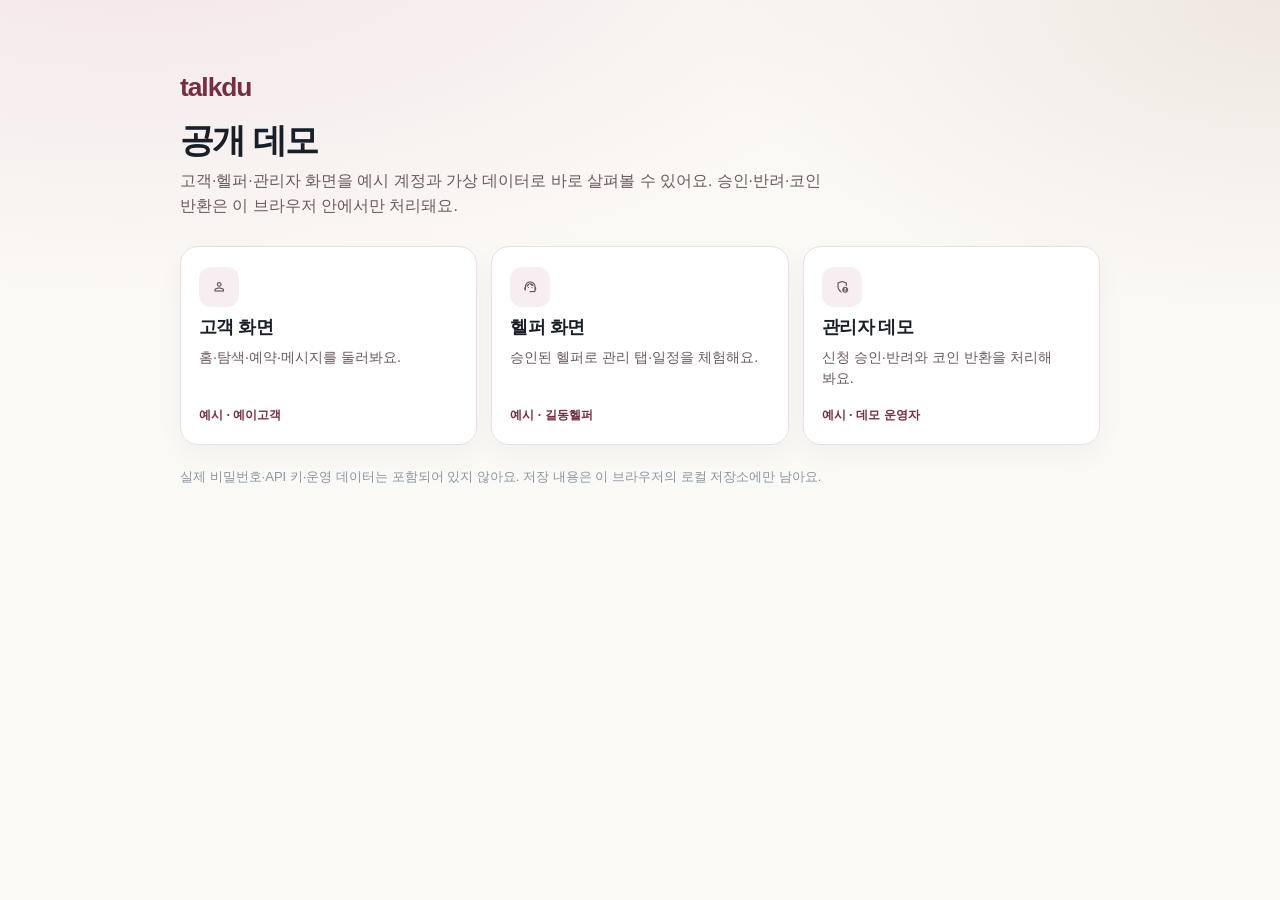
<file: index.html>
<!doctype html>
<html lang="ko">
<head>
  <meta charset="utf-8">
  <meta name="viewport" content="width=device-width, initial-scale=1, viewport-fit=cover">
  <meta name="description" content="톡듀 공개 데모 — 고객·헬퍼·관리자 화면을 예시 데이터로 둘러보세요.">
  <meta name="theme-color" content="#ffffff">
  <title>톡듀 데모 | 고객 · 헬퍼 · 관리자</title>
  <link rel="stylesheet" href="https://fonts.googleapis.com/css2?family=Material+Symbols+Outlined:opsz,wght,FILL,GRAD@24,400,0..1,0&display=swap">
  <link rel="stylesheet" href="./style.css?v=demo3">
</head>
<body class="demo-hub-body">
  <main class="demo-hub">
    <p class="wordmark demo-hub-wordmark">talkdu</p>
    <h1 class="demo-hub-title">공개 데모</h1>
    <p class="demo-hub-lead">고객·헬퍼·관리자 화면을 예시 계정과 가상 데이터로 바로 살펴볼 수 있어요. 승인·반려·코인 반환은 이 브라우저 안에서만 처리돼요.</p>

    <div class="demo-hub-grid" role="navigation" aria-label="데모 화면 선택">
      <a class="demo-hub-card" href="./home.html?demo=customer">
        <span class="material-symbols-outlined demo-hub-ico" aria-hidden="true">person</span>
        <strong>고객 화면</strong>
        <span>홈·탐색·예약·메시지를 둘러봐요.</span>
        <em>예시 · 예이고객</em>
      </a>
      <a class="demo-hub-card" href="./home.html?demo=helper">
        <span class="material-symbols-outlined demo-hub-ico" aria-hidden="true">support_agent</span>
        <strong>헬퍼 화면</strong>
        <span>승인된 헬퍼로 관리 탭·일정을 체험해요.</span>
        <em>예시 · 길동헬퍼</em>
      </a>
      <a class="demo-hub-card" href="./admin/index.html?demo=admin#applications">
        <span class="material-symbols-outlined demo-hub-ico" aria-hidden="true">admin_panel_settings</span>
        <strong>관리자 데모</strong>
        <span>신청 승인·반려와 코인 반환을 처리해 봐요.</span>
        <em>예시 · 데모 운영자</em>
      </a>
    </div>

    <p class="note demo-hub-note">실제 비밀번호·API 키·운영 데이터는 포함되어 있지 않아요. 저장 내용은 이 브라우저의 로컬 저장소에만 남아요.</p>
  </main>
</body>
</html>
</file>
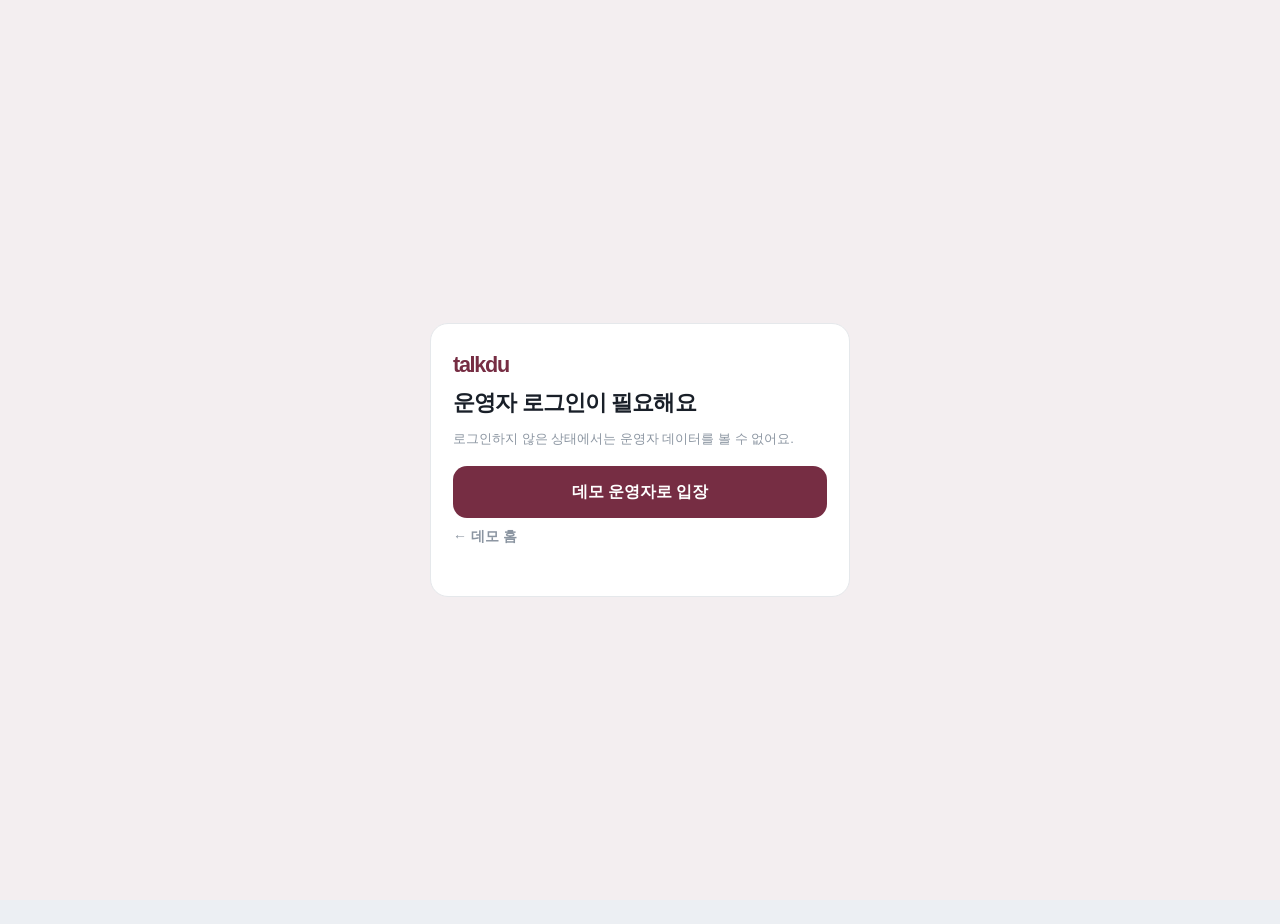
<file: admin/index.html>
<!doctype html>
<html lang="ko">
<head>
  <meta charset="utf-8">
  <meta name="viewport" content="width=device-width, initial-scale=1, viewport-fit=cover">
  <title>톡듀 운영자 데모</title>
  <link rel="stylesheet" href="../style.css?v=demo3">
  <link rel="stylesheet" href="./admin.css?v=demo3">
  <script defer src="../admin-shared.js?v=demo3"></script>
  <script defer src="../admin-ops.js?v=demo3"></script>
  <script defer src="../demo-boot.js?v=demo3"></script>
  <script defer src="./admin.js?v=demo3"></script>
</head>
<body class="admin-body" data-admin-page="app">
  <div class="admin-desktop" id="admin-app" hidden>
    <aside class="admin-sidebar" aria-label="운영 메뉴">
      <div class="admin-sidebar-brand">
        <p class="wordmark">talkdu</p>
        <p class="admin-sidebar-sub">운영자 데모</p>
      </div>
      <nav class="admin-side-nav" id="admin-side-nav"></nav>
    </aside>
    <div class="admin-desktop-main">
      <header class="admin-topbar">
        <div>
          <h1 class="admin-topbar-title" id="admin-top-title">운영 홈</h1>
          <p class="admin-topbar-note" id="admin-top-note">처리할 항목과 바로가기</p>
        </div>
        <div class="admin-topbar-right">
          <span class="admin-account" id="admin-account-label">운영자</span>
          <a class="btn-text" href="../index.html">데모 홈</a>
          <button type="button" class="btn-text" id="admin-logout">로그아웃</button>
        </div>
      </header>
      <main class="admin-content" id="admin-main"></main>
    </div>
  </div>

  <div class="admin-shell admin-shell-login" id="admin-gate" hidden>
    <main class="admin-login-card">
      <p class="wordmark">talkdu</p>
      <h1 class="admin-title" id="admin-gate-title">운영자 데모</h1>
      <p class="note" id="admin-gate-body">예시 운영자로 바로 입장할 수 있어요. 승인·반려·코인 반환은 이 브라우저 로컬 저장소에만 반영돼요.</p>
      <div class="admin-actions">
        <button type="button" class="btn-primary" id="admin-demo-enter">데모 운영자로 입장</button>
        <a class="btn-text" href="../index.html">← 데모 홈</a>
      </div>
    </main>
  </div>

  <div class="admin-modal" id="admin-modal" hidden>
    <div class="admin-modal-card" role="dialog" aria-modal="true" aria-labelledby="admin-modal-title">
      <h2 id="admin-modal-title">확인</h2>
      <div id="admin-modal-body"></div>
      <div class="admin-modal-actions">
        <button type="button" class="btn-secondary" id="admin-modal-cancel">취소</button>
        <button type="button" class="btn-primary" id="admin-modal-confirm">확인</button>
      </div>
    </div>
  </div>
</body>
</html>
</file>
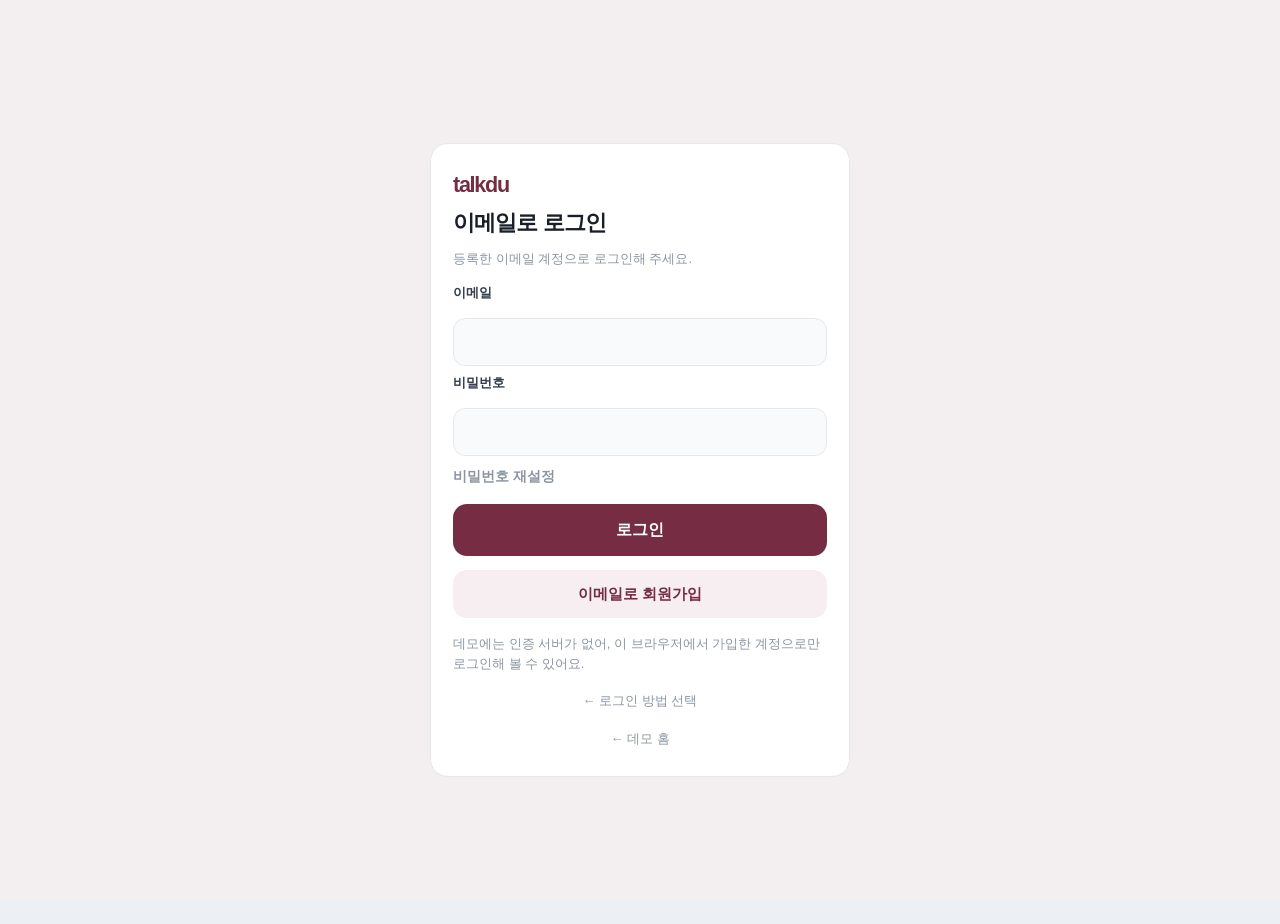
<file: email/index.html>
﻿<!doctype html>
<html lang="ko">
<head>
  <meta charset="utf-8">
  <meta name="viewport" content="width=device-width, initial-scale=1, viewport-fit=cover">
  <title>톡듀 | 이메일로 로그인</title>
  <link rel="stylesheet" href="https://fonts.googleapis.com/css2?family=Material+Symbols+Outlined:opsz,wght,FILL,GRAD@24,400,0..1,0&display=swap">
  <link rel="stylesheet" href="../style.css">
  <link rel="stylesheet" href="./admin-shell.css">
  <link rel="stylesheet" href="./email.css">
  <script defer src="../admin-shared.js"></script>
  <script defer src="./email.js"></script>
</head>
<body class="admin-body email-body">
  <div class="admin-shell admin-shell-login">
    <main class="admin-login-card email-card" id="email-card">
      <p class="wordmark">talkdu</p>
      <div id="email-panel"></div>
    </main>
  </div>
</body>
</html>
</file>
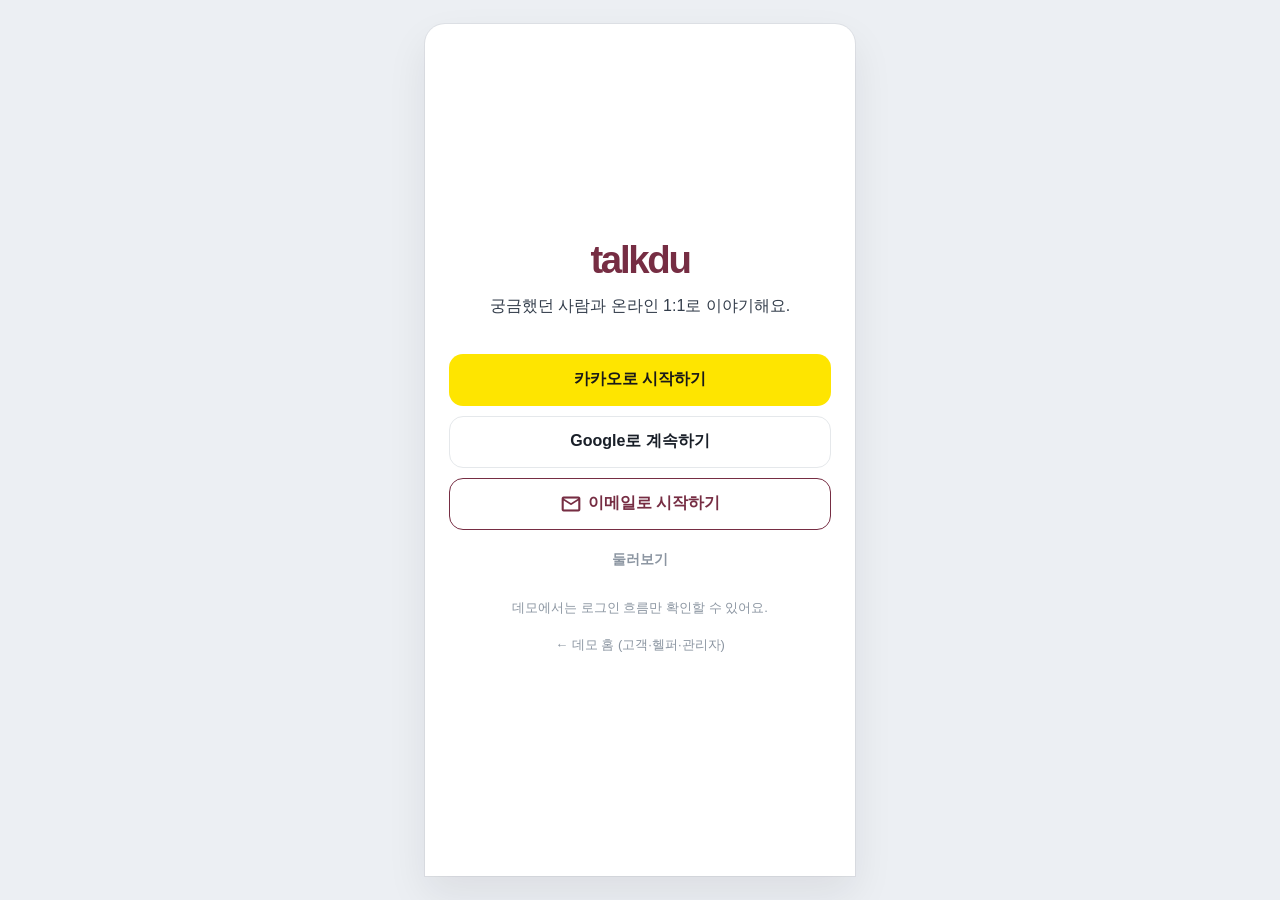
<file: home.html>
<!doctype html>
<html lang="ko">
<head>
  <meta charset="utf-8">
  <meta name="viewport" content="width=device-width, initial-scale=1, viewport-fit=cover">
  <meta name="description" content="궁금한 일을 하는 사람, 취향이 통하는 사람과 온라인에서 1:1로 대화해요.">
  <meta name="theme-color" content="#ffffff">
  <title>톡듀 | 궁금했던 사람과 온라인 1:1 대화</title>
  <link rel="stylesheet" href="https://fonts.googleapis.com/css2?family=Material+Symbols+Outlined:opsz,wght,FILL,GRAD@24,400,0..1,0&display=swap">
  <link rel="stylesheet" href="./style.css?v=demo3">
  <script defer src="./admin-shared.js?v=demo3"></script>
  <script defer src="./admin-ops.js?v=demo3"></script>
  <script defer src="./demo-boot.js?v=demo3"></script>
  <script defer src="./app.js?v=demo3"></script>
</head>
<body>
  <div class="app" id="app">
    <!-- LOGIN -->
    <div class="view view-stack" id="login-view" hidden>
      <main class="stack-main login-main" id="login-main">
        <p class="wordmark login-wordmark">talkdu</p>
        <p class="login-lead">궁금했던 사람과 온라인 1:1로 이야기해요.</p>
        <div class="login-actions">
          <button type="button" class="btn-login btn-kakao" data-login="kakao">카카오로 시작하기</button>
          <button type="button" class="btn-login btn-google" data-login="google">Google로 계속하기</button>
          <button type="button" class="btn-login btn-apple" data-login="apple" hidden>Apple로 로그인</button>
          <a class="btn-login btn-email" href="./email/index.html" data-login="email">
            <span class="material-symbols-outlined" aria-hidden="true">mail</span>
            이메일로 시작하기
          </a>
          <button type="button" class="btn-text" data-login="browse">둘러보기</button>
        </div>
        <p class="note login-note">데모에서는 로그인 흐름만 확인할 수 있어요.</p>
        <p class="note login-note"><a href="./index.html">← 데모 홈 (고객·헬퍼·관리자)</a></p>
      </main>
    </div>

    <!-- NICKNAME ONBOARDING -->
    <div class="view view-stack" id="nickname-view" hidden>
      <header class="sub-header">
        <span class="header-spacer"></span>
        <h1 class="sub-header-title">닉네임 설정</h1>
        <span class="header-spacer"></span>
      </header>
      <main class="stack-main" id="nickname-main"></main>
      <footer class="bottom-cta">
        <button type="button" class="btn-primary" id="nickname-save">시작하기</button>
      </footer>
    </div>

    <!-- HOME -->
    <div class="view view-home" id="home-view">
      <header class="top-header" id="home-header">
        <a class="wordmark" href="./index.html">talkdu</a>
        <div class="header-actions" data-auth-slot></div>
      </header>
      <main class="page-main home-main">
        <section class="hero" aria-labelledby="hero-title">
          <img class="hero-image" src="./hero.webp" alt="" fetchpriority="high">
          <div class="hero-copy">
            <p class="hero-label">온라인 1:1 대화</p>
            <h1 id="hero-title">궁금했던 사람과<br>이야기해요.</h1>
          </div>
        </section>
        <section class="category-section" id="categories" aria-label="대화 카테고리">
          <h2 class="section-title category-section-title" id="category-title">카테고리</h2>
          <div class="category-scroller" role="group" aria-label="카테고리 선택" aria-describedby="filter-status">
            <button class="category" type="button" data-category="" aria-pressed="true">
              <img class="category-icon" src="./assets/category-icons/all.webp" alt="" width="42" height="42" draggable="false">
              <span class="category-name">전체</span>
            </button>
            <button class="category" type="button" data-category="voice" aria-pressed="false">
              <img class="category-icon" src="./assets/category-icons/voice.webp" alt="" width="42" height="42" draggable="false">
              <span class="category-name">보이스챗</span>
            </button>
            <button class="category" type="button" data-category="career" aria-pressed="false">
              <img class="category-icon" src="./assets/category-icons/career.webp" alt="" width="42" height="42" draggable="false">
              <span class="category-name">커피챗</span>
            </button>
            <button class="category" type="button" data-category="creator" aria-pressed="false">
              <img class="category-icon" src="./assets/category-icons/creator.webp" alt="" width="42" height="42" draggable="false">
              <span class="category-name">크리에이터</span>
            </button>
            <button class="category" type="button" data-category="relationships" aria-pressed="false">
              <img class="category-icon" src="./assets/category-icons/relationships.webp" alt="" width="42" height="42" draggable="false">
              <span class="category-name">연애</span>
            </button>
            <button class="category" type="button" data-category="study" aria-pressed="false">
              <img class="category-icon" src="./assets/category-icons/study.webp" alt="" width="42" height="42" draggable="false">
              <span class="category-name">공부</span>
            </button>
            <button class="category" type="button" data-category="hobby" aria-pressed="false">
              <img class="category-icon" src="./assets/category-icons/hobby.webp" alt="" width="42" height="42" draggable="false">
              <span class="category-name">취미</span>
            </button>
            <button class="category" type="button" data-category="business" aria-pressed="false">
              <img class="category-icon" src="./assets/category-icons/business.webp" alt="" width="42" height="42" draggable="false">
              <span class="category-name">창업</span>
            </button>
          </div>
          <p class="filter-status" id="filter-status" role="status"></p>
        </section>
        <section class="helper-section" id="recommended" aria-labelledby="recommended-title">
          <h2 id="recommended-title">추천 헬퍼</h2>
          <div class="helper-list" id="recommended-cards"></div>
        </section>
        <section class="helper-section" id="new" aria-labelledby="new-title">
          <h2 id="new-title">신규 헬퍼</h2>
          <div class="helper-list" id="new-cards"></div>
        </section>
      </main>
    </div>

    <!-- EXPLORE -->
    <div class="view view-explore" id="explore-view" hidden>
      <header class="top-header" id="explore-header">
        <a class="wordmark" href="./index.html">talkdu</a>
        <div class="header-actions" data-auth-slot></div>
      </header>
      <main class="page-main explore-main" id="explore-main">
        <label class="explore-search" for="explore-input">
          <input id="explore-input" type="search" enterkeyhint="search" autocomplete="off" placeholder="헬퍼 이름이나 주제를 검색해 보세요" aria-label="헬퍼 검색">
          <button type="button" class="search-clear" id="explore-clear" hidden aria-label="검색어 지우기">×</button>
          <span class="explore-search-icon material-symbols-outlined" aria-hidden="true">search</span>
        </label>
        <div class="explore-toolbar" id="explore-toolbar">
          <div class="explore-dropdowns">
            <label class="explore-select-wrap">
              <span class="visually-hidden">카테고리</span>
              <select id="explore-category" class="explore-select" aria-label="카테고리"></select>
            </label>
            <label class="explore-select-wrap">
              <span class="visually-hidden">정렬</span>
              <select id="explore-sort" class="explore-select" aria-label="정렬">
                <option value="recommended">추천순</option>
                <option value="popular">인기순</option>
                <option value="newest">신규순</option>
                <option value="random">랜덤으로 보기</option>
              </select>
            </label>
          </div>
          <div class="explore-avail" role="group" aria-label="이용 가능 필터">
            <button type="button" class="explore-avail-btn" id="explore-avail-now" data-explore-avail="online" aria-pressed="false">온라인</button>
            <button type="button" class="explore-avail-btn" id="explore-avail-schedule" data-explore-avail="schedule" aria-pressed="false">예약 가능</button>
          </div>
        </div>
        <div class="explore-chips" id="explore-chips" hidden></div>
        <section class="explore-results-section" aria-labelledby="explore-title">
          <h2 id="explore-title">추천 헬퍼</h2>
          <div class="helper-list" id="explore-results"></div>
        </section>
      </main>
    </div>

    <!-- DETAIL -->
    <div class="view view-stack" id="detail-view" hidden>
      <header class="sub-header">
        <button type="button" class="icon-button" id="detail-back" aria-label="뒤로가기">
          <svg viewBox="0 0 24 24" aria-hidden="true"><path d="M15 5 8 12l7 7" fill="none" stroke="currentColor" stroke-width="1.8" stroke-linecap="round" stroke-linejoin="round"/></svg>
        </button>
        <h1 class="sub-header-title">헬퍼 상세</h1>
        <button type="button" class="icon-button wish-button" id="detail-wish" data-wish-toggle aria-label="찜">
          <span class="material-symbols-outlined" aria-hidden="true">favorite</span>
        </button>
      </header>
      <main class="stack-main" id="detail-main"></main>
      <footer class="bottom-cta" id="detail-cta"></footer>
    </div>

    <!-- SCHEDULE -->
    <div class="view view-stack" id="schedule-view" hidden>
      <header class="sub-header">
        <button type="button" class="icon-button" id="schedule-back" aria-label="뒤로가기">
          <svg viewBox="0 0 24 24" aria-hidden="true"><path d="M15 5 8 12l7 7" fill="none" stroke="currentColor" stroke-width="1.8" stroke-linecap="round" stroke-linejoin="round"/></svg>
        </button>
        <h1 class="sub-header-title">시간 선택</h1>
        <span class="header-spacer"></span>
      </header>
      <main class="stack-main" id="schedule-main"></main>
      <footer class="bottom-cta">
        <button type="button" class="btn-primary" id="schedule-next" disabled>예약 내용 확인</button>
      </footer>
    </div>

    <!-- CONFIRM -->
    <div class="view view-stack" id="confirm-view" hidden>
      <header class="sub-header">
        <button type="button" class="icon-button" id="confirm-back" aria-label="뒤로가기">
          <svg viewBox="0 0 24 24" aria-hidden="true"><path d="M15 5 8 12l7 7" fill="none" stroke="currentColor" stroke-width="1.8" stroke-linecap="round" stroke-linejoin="round"/></svg>
        </button>
        <h1 class="sub-header-title" id="confirm-title">예약 내용 확인</h1>
        <span class="header-spacer"></span>
      </header>
      <main class="stack-main" id="confirm-main"></main>
      <footer class="bottom-cta" id="confirm-cta"></footer>
    </div>

    <!-- PAYMENT -->
    <div class="view view-stack" id="payment-view" hidden>
      <header class="sub-header">
        <button type="button" class="icon-button" id="payment-back" aria-label="뒤로가기">
          <svg viewBox="0 0 24 24" aria-hidden="true"><path d="M15 5 8 12l7 7" fill="none" stroke="currentColor" stroke-width="1.8" stroke-linecap="round" stroke-linejoin="round"/></svg>
        </button>
        <h1 class="sub-header-title">코인 결제</h1>
        <span class="header-spacer"></span>
      </header>
      <main class="stack-main" id="payment-main"></main>
      <footer class="bottom-cta" id="payment-cta"></footer>
    </div>

    <!-- WAITING (schedule accept) -->
    <div class="view view-stack" id="waiting-view" hidden>
      <header class="sub-header">
        <button type="button" class="icon-button" id="waiting-back" aria-label="메시지로 이동">
          <svg viewBox="0 0 24 24" aria-hidden="true"><path d="M15 5 8 12l7 7" fill="none" stroke="currentColor" stroke-width="1.8" stroke-linecap="round" stroke-linejoin="round"/></svg>
        </button>
        <h1 class="sub-header-title">헬퍼 수락 대기</h1>
        <span class="header-spacer"></span>
      </header>
      <main class="stack-main" id="waiting-main"></main>
      <footer class="bottom-cta" id="waiting-cta"></footer>
    </div>

    <!-- MESSAGES -->
    <div class="view view-messages" id="messages-view" hidden>
      <header class="top-header">
        <h1 class="page-title">메시지</h1>
      </header>
      <main class="page-main" id="messages-main"></main>
    </div>

    <!-- CHAT -->
    <div class="view view-stack" id="chat-view" hidden>
      <header class="sub-header chat-header">
        <button type="button" class="icon-button" id="chat-back" aria-label="목록으로">
          <svg viewBox="0 0 24 24" aria-hidden="true"><path d="M15 5 8 12l7 7" fill="none" stroke="currentColor" stroke-width="1.8" stroke-linecap="round" stroke-linejoin="round"/></svg>
        </button>
        <div class="chat-header-copy">
          <p class="chat-header-name" id="chat-helper-name"></p>
          <p class="chat-header-meta" id="chat-meta"></p>
        </div>
        <button type="button" class="icon-button" id="chat-more" aria-label="더보기">
          <span class="material-symbols-outlined" aria-hidden="true">more_horiz</span>
        </button>
      </header>
      <main class="stack-main chat-main" id="chat-main"></main>
      <div class="chat-sheet" id="chat-more-sheet" hidden>
        <button type="button" data-chat-menu="report">신고하기</button>
        <button type="button" data-chat-menu="block">차단하기</button>
        <button type="button" class="sheet-cancel" data-chat-menu="close">닫기</button>
      </div>
      <div class="chat-sheet" id="chat-plus-sheet" hidden>
        <button type="button" data-plus-action="call">
          <span class="material-symbols-outlined" aria-hidden="true">call</span>
          전화하기
        </button>
        <button type="button" data-plus-action="schedule" id="chat-plus-schedule">
          <span class="material-symbols-outlined" aria-hidden="true">event</span>
          <span id="chat-plus-schedule-label">일정 알리기</span>
        </button>
        <button type="button" class="sheet-cancel" data-plus-action="close">닫기</button>
      </div>
      <footer class="chat-composer">
        <button type="button" class="icon-button composer-plus" id="chat-plus" aria-label="추가 메뉴">
          <span class="material-symbols-outlined" aria-hidden="true">add</span>
        </button>
        <input id="chat-input" type="text" placeholder="메시지를 입력해 주세요" aria-label="메시지 입력">
        <button type="button" class="btn-primary btn-compact" id="chat-send">보내기</button>
      </footer>
    </div>

    <!-- CALL -->
    <div class="view view-stack" id="call-view" hidden>
      <header class="sub-header">
        <button type="button" class="icon-button" id="call-back" aria-label="나가기">
          <svg viewBox="0 0 24 24" aria-hidden="true"><path d="M15 5 8 12l7 7" fill="none" stroke="currentColor" stroke-width="1.8" stroke-linecap="round" stroke-linejoin="round"/></svg>
        </button>
        <h1 class="sub-header-title">통화</h1>
        <span class="header-spacer"></span>
      </header>
      <main class="stack-main" id="call-main"></main>
      <footer class="bottom-cta" id="call-cta"></footer>
    </div>

    <!-- USAGE RESULT -->
    <div class="view view-stack" id="usage-result-view" hidden>
      <header class="sub-header">
        <button type="button" class="icon-button" id="usage-result-back" aria-label="뒤로가기">
          <svg viewBox="0 0 24 24" aria-hidden="true"><path d="M15 5 8 12l7 7" fill="none" stroke="currentColor" stroke-width="1.8" stroke-linecap="round" stroke-linejoin="round"/></svg>
        </button>
        <h1 class="sub-header-title">이용 결과</h1>
        <span class="header-spacer"></span>
      </header>
      <main class="stack-main" id="usage-result-main"></main>
      <footer class="bottom-cta" id="usage-result-cta"></footer>
    </div>

    <!-- REVIEW WRITE -->
    <div class="view view-stack" id="review-write-view" hidden>
      <header class="sub-header">
        <button type="button" class="icon-button" id="review-write-back" aria-label="뒤로가기">
          <svg viewBox="0 0 24 24" aria-hidden="true"><path d="M15 5 8 12l7 7" fill="none" stroke="currentColor" stroke-width="1.8" stroke-linecap="round" stroke-linejoin="round"/></svg>
        </button>
        <h1 class="sub-header-title">후기 작성</h1>
        <span class="header-spacer"></span>
      </header>
      <main class="stack-main" id="review-write-main"></main>
      <footer class="bottom-cta" id="review-write-cta"></footer>
    </div>

    <!-- CONFIRM DIALOG -->
    <div class="view view-stack" id="confirm-dialog-view" hidden>
      <header class="sub-header">
        <button type="button" class="icon-button" id="confirm-dialog-back" aria-label="뒤로가기">
          <svg viewBox="0 0 24 24" aria-hidden="true"><path d="M15 5 8 12l7 7" fill="none" stroke="currentColor" stroke-width="1.8" stroke-linecap="round" stroke-linejoin="round"/></svg>
        </button>
        <h1 class="sub-header-title" id="confirm-dialog-title">확인</h1>
        <span class="header-spacer"></span>
      </header>
      <main class="stack-main" id="confirm-dialog-main"></main>
      <footer class="bottom-cta" id="confirm-dialog-cta"></footer>
    </div>

    <!-- RESERVATION DETAIL -->
    <div class="view view-stack" id="reservation-detail-view" hidden>
      <header class="sub-header">
        <button type="button" class="icon-button" id="reservation-detail-back" aria-label="뒤로가기">
          <svg viewBox="0 0 24 24" aria-hidden="true"><path d="M15 5 8 12l7 7" fill="none" stroke="currentColor" stroke-width="1.8" stroke-linecap="round" stroke-linejoin="round"/></svg>
        </button>
        <h1 class="sub-header-title">예약 상세</h1>
        <span class="header-spacer"></span>
      </header>
      <main class="stack-main" id="reservation-detail-main"></main>
      <footer class="bottom-cta" id="reservation-detail-cta"></footer>
    </div>

    <!-- HELPER APPLY -->
    <div class="view view-stack" id="helper-apply-view" hidden>
      <header class="sub-header">
        <button type="button" class="icon-button" id="helper-apply-back" aria-label="뒤로가기">
          <svg viewBox="0 0 24 24" aria-hidden="true"><path d="M15 5 8 12l7 7" fill="none" stroke="currentColor" stroke-width="1.8" stroke-linecap="round" stroke-linejoin="round"/></svg>
        </button>
        <h1 class="sub-header-title">헬퍼 신청</h1>
        <span class="header-spacer"></span>
      </header>
      <main class="stack-main" id="helper-apply-main"></main>
      <footer class="bottom-cta" id="helper-apply-cta"></footer>
    </div>

    <!-- MANAGE (helper mode) -->
    <div class="view view-messages" id="manage-view" hidden>
      <header class="top-header manage-header">
        <div>
          <h1 class="page-title">관리</h1>
          <p class="manage-page-status" id="manage-page-status"></p>
        </div>
        <button type="button" class="presence-toggle" id="presence-toggle" aria-pressed="false">오프라인</button>
      </header>
      <main class="page-main" id="manage-main"></main>
    </div>

    <!-- HELPER AVAILABILITY -->
    <div class="view view-stack" id="helper-availability-view" hidden>
      <header class="sub-header">
        <button type="button" class="icon-button" id="helper-availability-back" aria-label="뒤로가기">
          <svg viewBox="0 0 24 24" aria-hidden="true"><path d="M15 5 8 12l7 7" fill="none" stroke="currentColor" stroke-width="1.8" stroke-linecap="round" stroke-linejoin="round"/></svg>
        </button>
        <h1 class="sub-header-title">시간 예약 설정</h1>
        <span class="header-spacer"></span>
      </header>
      <main class="stack-main" id="helper-availability-main"></main>
      <footer class="bottom-cta" id="helper-availability-cta"></footer>
    </div>

    <!-- HELPER SERVICE EDIT -->
    <div class="view view-stack" id="helper-service-edit-view" hidden>
      <header class="sub-header">
        <button type="button" class="icon-button" id="helper-service-edit-back" aria-label="뒤로가기">
          <svg viewBox="0 0 24 24" aria-hidden="true"><path d="M15 5 8 12l7 7" fill="none" stroke="currentColor" stroke-width="1.8" stroke-linecap="round" stroke-linejoin="round"/></svg>
        </button>
        <h1 class="sub-header-title" id="helper-service-edit-title">서비스 수정</h1>
        <span class="header-spacer"></span>
      </header>
      <main class="stack-main" id="helper-service-edit-main"></main>
      <footer class="bottom-cta" id="helper-service-edit-cta"></footer>
    </div>

    <!-- HELPER PUBLIC PROFILE EDIT -->
    <div class="view view-stack" id="helper-profile-edit-view" hidden>
      <header class="sub-header">
        <button type="button" class="icon-button" id="helper-profile-edit-back" aria-label="뒤로가기">
          <svg viewBox="0 0 24 24" aria-hidden="true"><path d="M15 5 8 12l7 7" fill="none" stroke="currentColor" stroke-width="1.8" stroke-linecap="round" stroke-linejoin="round"/></svg>
        </button>
        <h1 class="sub-header-title">프로필 수정</h1>
        <span class="header-spacer"></span>
      </header>
      <main class="stack-main" id="helper-profile-edit-main"></main>
      <footer class="bottom-cta" id="helper-profile-edit-cta"></footer>
    </div>

    <!-- WISHLIST -->
    <div class="view view-messages" id="wishlist-view" hidden>
      <header class="top-header"><h1 class="page-title">찜</h1></header>
      <main class="page-main" id="wishlist-main"></main>
    </div>

    <!-- MYPAGE -->
    <div class="view view-messages" id="mypage-view" hidden>
      <header class="top-header"><h1 class="page-title">마이페이지</h1></header>
      <main class="page-main" id="mypage-main"></main>
    </div>

    <!-- PROFILE EDIT -->
    <div class="view view-stack" id="profile-edit-view" hidden>
      <header class="sub-header">
        <button type="button" class="icon-button" id="profile-edit-back" aria-label="뒤로가기">
          <svg viewBox="0 0 24 24" aria-hidden="true"><path d="M15 5 8 12l7 7" fill="none" stroke="currentColor" stroke-width="1.8" stroke-linecap="round" stroke-linejoin="round"/></svg>
        </button>
        <h1 class="sub-header-title">프로필 편집</h1>
        <span class="header-spacer"></span>
      </header>
      <main class="stack-main" id="profile-edit-main"></main>
      <footer class="bottom-cta">
        <button type="button" class="btn-primary" id="profile-save">저장하기</button>
      </footer>
    </div>

    <!-- COIN HISTORY -->
    <div class="view view-stack" id="coin-history-view" hidden>
      <header class="sub-header">
        <button type="button" class="icon-button" id="coin-history-back" aria-label="뒤로가기">
          <svg viewBox="0 0 24 24" aria-hidden="true"><path d="M15 5 8 12l7 7" fill="none" stroke="currentColor" stroke-width="1.8" stroke-linecap="round" stroke-linejoin="round"/></svg>
        </button>
        <h1 class="sub-header-title">코인 내역</h1>
        <span class="header-spacer"></span>
      </header>
      <main class="stack-main" id="coin-history-main"></main>
    </div>

    <!-- RESERVATIONS -->
    <div class="view view-stack" id="reservations-view" hidden>
      <header class="sub-header">
        <button type="button" class="icon-button" id="reservations-back" aria-label="뒤로가기">
          <svg viewBox="0 0 24 24" aria-hidden="true"><path d="M15 5 8 12l7 7" fill="none" stroke="currentColor" stroke-width="1.8" stroke-linecap="round" stroke-linejoin="round"/></svg>
        </button>
        <h1 class="sub-header-title">내 예약</h1>
        <span class="header-spacer"></span>
      </header>
      <main class="stack-main" id="reservations-main"></main>
    </div>

    <!-- ADULT VERIFY -->
    <div class="view view-stack" id="adult-view" hidden>
      <header class="sub-header">
        <button type="button" class="icon-button" id="adult-back" aria-label="뒤로가기">
          <svg viewBox="0 0 24 24" aria-hidden="true"><path d="M15 5 8 12l7 7" fill="none" stroke="currentColor" stroke-width="1.8" stroke-linecap="round" stroke-linejoin="round"/></svg>
        </button>
        <h1 class="sub-header-title">성인 인증</h1>
        <span class="header-spacer"></span>
      </header>
      <main class="stack-main" id="adult-main"></main>
      <footer class="bottom-cta" id="adult-cta"></footer>
    </div>

    <!-- SETTINGS -->
    <div class="view view-stack" id="settings-view" hidden>
      <header class="sub-header">
        <button type="button" class="icon-button" id="settings-back" aria-label="뒤로가기">
          <svg viewBox="0 0 24 24" aria-hidden="true"><path d="M15 5 8 12l7 7" fill="none" stroke="currentColor" stroke-width="1.8" stroke-linecap="round" stroke-linejoin="round"/></svg>
        </button>
        <h1 class="sub-header-title">설정</h1>
        <span class="header-spacer"></span>
      </header>
      <main class="stack-main" id="settings-main"></main>
    </div>

    <!-- SUPPORT -->
    <div class="view view-stack" id="support-view" hidden>
      <header class="sub-header">
        <button type="button" class="icon-button" id="support-back" aria-label="뒤로가기">
          <svg viewBox="0 0 24 24" aria-hidden="true"><path d="M15 5 8 12l7 7" fill="none" stroke="currentColor" stroke-width="1.8" stroke-linecap="round" stroke-linejoin="round"/></svg>
        </button>
        <h1 class="sub-header-title">고객센터</h1>
        <span class="header-spacer"></span>
      </header>
      <main class="stack-main" id="support-main"></main>
    </div>

    <!-- CHARGE -->
    <div class="view view-stack" id="charge-view" hidden>
      <header class="sub-header">
        <button type="button" class="icon-button" id="charge-back" aria-label="뒤로가기">
          <svg viewBox="0 0 24 24" aria-hidden="true"><path d="M15 5 8 12l7 7" fill="none" stroke="currentColor" stroke-width="1.8" stroke-linecap="round" stroke-linejoin="round"/></svg>
        </button>
        <h1 class="sub-header-title">코인 충전</h1>
        <span class="header-spacer"></span>
      </header>
      <main class="stack-main" id="charge-main"></main>
      <footer class="bottom-cta" id="charge-cta"></footer>
    </div>

    <template id="helper-card">
      <article class="helper-card">
        <button type="button" class="helper-card-body">
          <span class="helper-avatar" aria-hidden="true">
            <img class="helper-photo" alt="" width="72" height="72" decoding="async" hidden>
            <span class="helper-avatar-fallback">
              <svg viewBox="0 0 72 72"><rect width="72" height="72" rx="16" fill="#f2ecee"/><circle cx="36" cy="28" r="12" fill="#c9b4ba"/><path d="M14 60c4-12 13-18 22-18s18 6 22 18" fill="#c9b4ba"/></svg>
            </span>
          </span>
          <span class="helper-copy">
            <span class="helper-category"></span>
            <span class="helper-name"></span>
            <span class="helper-status" aria-label="대화·예약 상태"></span>
            <span class="helper-intro"></span>
            <span class="helper-rating"></span>
          </span>
        </button>
        <button type="button" class="wish-button" data-wish-toggle aria-label="찜">
          <span class="material-symbols-outlined" aria-hidden="true">favorite</span>
        </button>
      </article>
    </template>

    <nav class="bottom-nav" id="bottom-nav" aria-label="하단 메뉴">
      <button type="button" class="nav-item is-active" data-nav="home"><span class="material-symbols-outlined nav-ico" aria-hidden="true">home</span><span>홈</span></button>
      <button type="button" class="nav-item" data-nav="explore"><span class="material-symbols-outlined nav-ico" aria-hidden="true">search</span><span>탐색</span></button>
      <button type="button" class="nav-item" data-nav="messages"><span class="material-symbols-outlined nav-ico" aria-hidden="true">chat_bubble</span><span>메시지</span></button>
      <button type="button" class="nav-item nav-role-customer" data-nav="wishlist"><span class="material-symbols-outlined nav-ico" aria-hidden="true">favorite</span><span>찜</span></button>
      <button type="button" class="nav-item nav-role-helper" data-nav="manage" hidden><span class="material-symbols-outlined nav-ico" aria-hidden="true">dashboard</span><span>관리</span></button>
      <button type="button" class="nav-item" data-nav="mypage"><span class="material-symbols-outlined nav-ico" aria-hidden="true">person</span><span>마이페이지</span></button>
    </nav>
  </div>
</body>
</html>
</file>
<file: style.css>
:root {
  color-scheme: light;
  font-family: "Pretendard", "Apple SD Gothic Neo", "Malgun Gothic", sans-serif;
  --ink: #191f28;
  --ink-2: #333d4b;
  --muted: #8b95a1;
  --line: #e5e8eb;
  --bg: #ffffff;
  --bg-soft: #f9fafb;
  --wine: #762d43;
  --wine-soft: #f7eef1;
  --danger: #f04452;
  --danger-bg: #fff1f3;
  --ok: #1f8a4c;
  --ok-bg: #eefbf3;
  --header: 56px;
  --nav: 56px;
  --safe-bottom: env(safe-area-inset-bottom, 0px);
  --radius: 14px;
  --shadow-none: none;
  color: var(--ink);
  background: #eceff3;
}
*, *::before, *::after { box-sizing: border-box; }
html, body { height: 100%; }
body {
  margin: 0;
  overflow: hidden;
  background: #eceff3;
}
h1, h2, h3, p { margin: 0; }
button, input { font: inherit; color: inherit; }
button { border: 0; background: none; cursor: pointer; }
a { color: inherit; text-decoration: none; }
[hidden] { display: none !important; }
:focus-visible { outline: 2px solid #a44c66; outline-offset: 2px; }

.app {
  display: flex;
  flex-direction: column;
  width: min(100%, 430px);
  height: 100%;
  margin: 0 auto;
  overflow: hidden;
  background: var(--bg);
}

.view-home,
.view-explore,
.view-messages,
.view-stack {
  flex: 1 1 auto;
  min-height: 0;
  display: flex;
  flex-direction: column;
  overflow: hidden;
}

.page-main,
.stack-main {
  flex: 1 1 auto;
  min-height: 0;
  overflow-x: hidden;
  overflow-y: auto;
  -webkit-overflow-scrolling: touch;
  padding: 20px 20px 24px;
}
.home-main { padding-top: 20px; }

.top-header,
.sub-header {
  flex: 0 0 auto;
  z-index: 20;
  background: #fff;
  border-bottom: 1px solid var(--line);
}
.top-header {
  min-height: var(--header);
  padding: 0 16px;
  display: flex;
  align-items: center;
  justify-content: space-between;
  gap: 12px;
}
.sub-header {
  min-height: var(--header);
  padding: 0 8px 0 4px;
  display: flex;
  align-items: center;
  gap: 4px;
}
.wordmark {
  color: var(--wine);
  font-size: 1.35rem;
  font-weight: 800;
  letter-spacing: -.06em;
}
.page-title,
.sub-header-title {
  font-size: 1.05rem;
  font-weight: 700;
  letter-spacing: -.03em;
}
.sub-header-title { flex: 1; text-align: center; }
.header-spacer { width: 40px; height: 40px; }
.header-actions { display: flex; align-items: center; gap: 4px; }

.icon-button {
  width: 40px;
  height: 40px;
  display: inline-grid;
  place-items: center;
  border-radius: 10px;
  color: var(--ink-2);
}
.icon-button svg { width: 22px; height: 22px; display: block; }
.icon-button:hover { background: var(--bg-soft); }
.login-button {
  min-height: 34px;
  padding: 0 12px;
  border: 1px solid var(--line);
  border-radius: 999px;
  font-size: .8125rem;
  font-weight: 650;
}
.btn-primary {
  width: 100%;
  min-height: 52px;
  border-radius: 14px;
  background: var(--wine);
  color: #fff;
  font-size: 1rem;
  font-weight: 700;
}
.btn-primary:disabled {
  background: #d1d6db;
  cursor: default;
}
.btn-secondary {
  width: 100%;
  min-height: 48px;
  border-radius: 14px;
  background: var(--wine-soft);
  color: var(--wine);
  font-size: .9375rem;
  font-weight: 700;
}
.btn-text {
  min-height: 40px;
  color: var(--muted);
  font-size: .875rem;
  font-weight: 600;
}
.btn-compact {
  width: auto;
  min-height: 40px;
  padding: 0 14px;
  border-radius: 12px;
  font-size: .875rem;
}
.btn-row { display: flex; flex-direction: column; gap: 12px; }
.text-back {
  flex: 0 0 auto;
  max-width: 42%;
  padding: 8px 0;
  color: var(--wine);
  font-size: .78rem;
  font-weight: 700;
  text-align: left;
  line-height: 1.3;
}
.btn-row.is-dual {
  flex-direction: row;
  flex-wrap: nowrap;
  align-items: stretch;
  gap: 8px;
}
.btn-row.is-dual .btn-primary,
.btn-row.is-dual .btn-secondary {
  flex: 1 1 0;
  width: auto;
  min-width: 0;
  min-height: 48px;
  padding: 0 10px;
  font-size: .875rem;
  white-space: nowrap;
}

.explore-main { padding-top: 20px; }
.explore-search {
  display: flex;
  align-items: center;
  gap: 6px;
  width: 100%;
  min-height: 48px;
  padding: 0 14px;
  border-radius: 14px;
  background: var(--bg-soft);
}
.explore-search input {
  flex: 1;
  min-width: 0;
  border: 0;
  outline: 0;
  background: transparent;
  font-size: .9375rem;
  font-weight: 400;
}
.explore-search input::placeholder { color: var(--muted); }
.explore-search-icon {
  flex: 0 0 auto;
  color: var(--muted);
  font-size: 22px;
  line-height: 1;
}
.search-clear {
  width: 28px;
  height: 28px;
  border-radius: 999px;
  color: var(--muted);
  font-size: 1.1rem;
  line-height: 1;
  flex: 0 0 auto;
}
.explore-chips {
  display: flex;
  flex-wrap: wrap;
  gap: 8px;
  margin-top: 14px;
}
.explore-chip {
  min-height: 36px;
  padding: 0 14px;
  border: 1px solid var(--line);
  border-radius: 999px;
  background: #fff;
  color: var(--ink-2);
  font-size: .8125rem;
  font-weight: 650;
  white-space: nowrap;
}
.explore-chip.is-selected {
  border-color: transparent;
  background: var(--wine-soft);
  color: var(--wine);
  font-weight: 750;
}
.explore-toolbar {
  margin-top: 14px;
  display: grid;
  gap: 10px;
}
.explore-dropdowns {
  display: grid;
  grid-template-columns: 1fr 1fr;
  gap: 8px;
}
.explore-select-wrap { min-width: 0; }
.explore-select {
  width: 100%;
  min-height: 40px;
  padding: 0 36px 0 12px;
  border: 1px solid var(--line);
  border-radius: 12px;
  background: #fff url("data:image/svg+xml,%3Csvg xmlns='http://www.w3.org/2000/svg' width='12' height='8' viewBox='0 0 12 8'%3E%3Cpath d='M1 1.5 6 6.5 11 1.5' fill='none' stroke='%23762D43' stroke-width='1.6' stroke-linecap='round' stroke-linejoin='round'/%3E%3C/svg%3E") no-repeat right 12px center;
  color: var(--ink);
  font-size: .875rem;
  font-weight: 650;
  appearance: none;
}
.explore-select:focus {
  outline: 2px solid rgba(118, 45, 67, .25);
  border-color: #762D43;
}
.explore-avail {
  display: grid;
  grid-template-columns: 1fr 1fr;
  gap: 8px;
}
.explore-avail-btn {
  min-height: 36px;
  padding: 0 10px;
  border: 1px solid var(--line);
  border-radius: 999px;
  background: #fff;
  color: var(--ink-2);
  font-size: .8125rem;
  font-weight: 650;
  white-space: nowrap;
}
.explore-avail-btn.is-selected {
  border-color: #762D43;
  background: rgba(118, 45, 67, .1);
  color: #762D43;
  font-weight: 750;
}
.visually-hidden {
  position: absolute;
  width: 1px;
  height: 1px;
  padding: 0;
  margin: -1px;
  overflow: hidden;
  clip: rect(0, 0, 0, 0);
  white-space: nowrap;
  border: 0;
}
@media (max-width: 390px) {
  .explore-dropdowns,
  .explore-avail {
    grid-template-columns: 1fr 1fr;
  }
  .explore-avail-btn { font-size: .75rem; padding: 0 8px; }
  .explore-select { font-size: .8125rem; padding-left: 10px; }
}
.explore-results-section { margin-top: 18px; }
.explore-results-section h2 {
  margin-bottom: 12px;
  font-size: 1.1rem;
  font-weight: 750;
  letter-spacing: -.04em;
}

.hero {
  position: relative;
  isolation: isolate;
  height: 152px;
  margin: 0 0 20px;
  border-radius: 18px;
  overflow: hidden;
  color: #fff8f2;
  background: #371820;
}
.hero-image {
  position: absolute;
  inset: 0 0 0 auto;
  z-index: -2;
  width: 62%;
  height: 100%;
  object-fit: cover;
  object-position: 58% 38%;
}
.hero::after {
  content: "";
  position: absolute;
  inset: 0;
  z-index: -1;
  background: linear-gradient(90deg, #371820 10%, #371820e8 34%, #37182066 70%, transparent 92%);
}
.hero-copy { padding: 22px 18px; max-width: 58%; }
.hero-label {
  margin-bottom: 6px;
  color: #f0bdc9;
  font-size: .72rem;
  font-weight: 700;
}
.hero h1 {
  font-size: 1.28rem;
  line-height: 1.3;
  letter-spacing: -.05em;
  word-break: keep-all;
}

.category-section {
  margin: 0 -20px;
  padding-top: 18px;
  border-top: 1px solid var(--line);
  overflow: hidden;
}
.category-section-title {
  margin: 0 20px 12px;
  font-size: 1.1rem;
  font-weight: 750;
  letter-spacing: -.04em;
}
.category-scroller {
  display: flex;
  gap: 14px;
  overflow-x: auto;
  padding: 12px 20px 14px;
  scrollbar-width: none;
  -webkit-overflow-scrolling: touch;
  touch-action: pan-x;
}
.category-scroller::-webkit-scrollbar { display: none; }
.category {
  flex: 0 0 auto;
  display: flex;
  flex-direction: column;
  align-items: center;
  gap: 6px;
  min-width: 56px;
  color: var(--muted);
}
.category:last-child { margin-right: 20px; }
.category-icon { width: 42px; height: 42px; object-fit: contain; pointer-events: none; }
.category-name { font-size: .72rem; font-weight: 600; white-space: nowrap; }
.category[aria-pressed="true"] { color: var(--wine); }
.category[aria-pressed="true"] .category-name { font-weight: 800; }
.filter-status {
  min-height: 1em;
  margin: 0 20px 8px;
  color: var(--wine);
  font-size: .78rem;
  font-weight: 650;
}
.filter-status:empty { min-height: 0; margin: 0; }

.helper-section {
  margin-top: 8px;
  padding-top: 18px;
}
.helper-section#recommended {
  border-top: 1px solid var(--line);
}
.helper-section h2,
.section-title {
  margin-bottom: 12px;
  font-size: 1.1rem;
  font-weight: 750;
  letter-spacing: -.04em;
}
.helper-list { display: flex; flex-direction: column; gap: 14px; }
#wishlist-main .helper-list { gap: 14px; }
.helper-card {
  width: 100%;
  display: flex;
  align-items: flex-start;
  gap: 4px;
  padding: 10px 8px 10px 12px;
  border: 1px solid var(--line);
  border-radius: var(--radius);
  background: #fff;
}
.helper-card-body {
  flex: 1;
  min-width: 0;
  display: flex;
  gap: 12px;
  padding: 4px 0;
  text-align: left;
}
.wish-button {
  flex: 0 0 auto;
  width: 40px;
  height: 40px;
  display: inline-grid;
  place-items: center;
  border-radius: 10px;
  color: #c9b4ba;
}
.wish-button .material-symbols-outlined {
  font-size: 22px;
  font-variation-settings: "FILL" 0, "wght" 400, "GRAD" 0, "opsz" 24;
}
.wish-button.is-on {
  color: var(--wine);
}
.wish-button.is-on .material-symbols-outlined {
  font-variation-settings: "FILL" 1, "wght" 400, "GRAD" 0, "opsz" 24;
}
.wish-button:hover { background: var(--bg-soft); }
.sub-header .wish-button { color: #c9b4ba; }
.sub-header .wish-button.is-on { color: var(--wine); }
.helper-avatar {
  position: relative;
  width: 72px;
  height: 72px;
  flex: 0 0 auto;
  border-radius: 16px;
  overflow: hidden;
  background: #f2ecee;
}
.helper-photo {
  width: 100%;
  height: 100%;
  display: block;
  object-fit: cover;
  object-position: center 18%;
}
.helper-avatar-fallback,
.helper-avatar-fallback svg {
  width: 72px;
  height: 72px;
  display: block;
}
.helper-avatar.has-photo .helper-avatar-fallback { display: none; }
.helper-copy { min-width: 0; flex: 1; display: flex; flex-direction: column; gap: 3px; }
.helper-category { color: var(--wine); font-size: .75rem; font-weight: 700; }
.helper-name { font-size: 1rem; font-weight: 750; }
.helper-status {
  display: flex;
  align-items: center;
  flex-wrap: wrap;
  gap: 8px;
  width: 100%;
  max-width: 100%;
  margin-top: 2px;
  min-width: 0;
}
.helper-status:empty { display: none; }
.helper-status-booking {
  flex: 0 1 auto;
  min-width: 0;
  color: var(--wine);
  font-size: .68rem;
  font-weight: 700;
  line-height: 1.25;
  letter-spacing: -.02em;
  word-break: keep-all;
}
.status-pill {
  display: inline-flex;
  align-items: center;
  gap: 4px;
  flex: 0 0 auto;
  max-width: 100%;
  padding: 2px 8px;
  border-radius: 999px;
  font-size: .65rem;
  font-weight: 750;
  line-height: 1.2;
  letter-spacing: -.02em;
  white-space: nowrap;
}
.status-pill .status-dot {
  width: 6px;
  height: 6px;
  border-radius: 50%;
  flex: 0 0 auto;
}
.status-pill.is-online {
  background: #e7f6ee;
  color: #1f7a4d;
}
.status-pill.is-online .status-dot { background: #1f7a4d; }
.status-pill.is-offline {
  background: #f1eef0;
  color: #7a6d73;
}
.status-pill.is-offline .status-dot { background: #9a8d93; }
.status-pill.is-busy {
  background: #fff4df;
  color: #9a6700;
}
.status-pill.is-busy .status-dot { background: #c69008; }
.helper-intro {
  color: var(--muted);
  font-size: .8125rem;
  line-height: 1.4;
  word-break: keep-all;
  display: -webkit-box;
  -webkit-line-clamp: 2;
  -webkit-box-orient: vertical;
  overflow: hidden;
}
.helper-rating { margin-top: 2px; font-size: .78rem; font-weight: 650; }
.helper-rating.is-empty { color: var(--muted); font-weight: 500; }

.empty-block,
.empty {
  padding: 28px 16px;
  border-radius: 14px;
  background: var(--bg-soft);
  color: var(--muted);
  text-align: center;
  font-size: .9rem;
  line-height: 1.5;
  word-break: keep-all;
}

.detail-summary {
  display: flex;
  flex-direction: column;
  gap: 14px;
  padding: 8px 0 20px;
  border-bottom: 1px solid var(--line);
}
.detail-summary-main {
  display: flex;
  gap: 14px;
  min-width: 0;
}
.detail-summary .helper-avatar,
.detail-summary .helper-avatar svg { width: 64px; height: 64px; }
.detail-summary-copy { min-width: 0; flex: 1; }
.detail-name { font-size: 1.35rem; font-weight: 800; letter-spacing: -.04em; }
.detail-category { margin-top: 4px; color: var(--wine); font-size: .8rem; font-weight: 700; }
.detail-intro { margin-top: 8px; color: var(--ink-2); font-size: .9rem; line-height: 1.5; word-break: keep-all; }
.detail-rating { margin-top: 8px; font-size: .84rem; font-weight: 700; }
.inquiry-button {
  display: inline-flex;
  align-items: center;
  justify-content: center;
  gap: 6px;
  align-self: stretch;
  min-height: 44px;
  padding: 0 14px;
  border: 1px solid var(--line);
  border-radius: 12px;
  background: #fff;
  color: var(--ink-2);
  font-size: .875rem;
  font-weight: 700;
}
.inquiry-button svg {
  width: 18px;
  height: 18px;
  flex: 0 0 auto;
  display: block;
}
.inquiry-button:hover { background: var(--bg-soft); }
.detail-block { padding: 20px 0; border-bottom: 1px solid var(--line); }
.detail-block:last-child { border-bottom: 0; }
.detail-about { color: var(--ink-2); font-size: .9rem; line-height: 1.6; word-break: keep-all; }

.service-list { display: flex; flex-direction: column; gap: 10px; }
.service-modes-common {
  margin: 0 0 10px;
  color: var(--muted);
  font-size: .78rem;
  font-weight: 700;
  letter-spacing: -.02em;
  line-height: 1.4;
  word-break: keep-all;
}
.service-modes-common.is-now-open { color: #1f7a4d; }
.service-card {
  width: 100%;
  padding: 14px 14px 13px;
  border: 1.5px solid var(--line);
  border-radius: var(--radius);
  text-align: left;
  background: #fff;
}
.service-card.is-selected {
  border-color: var(--wine);
  background: color-mix(in srgb, var(--wine) 4%, #fff);
}
.service-card-top {
  display: flex;
  align-items: flex-start;
  gap: 10px;
}
.service-name {
  flex: 1 1 auto;
  min-width: 0;
  display: block;
  font-size: 1rem;
  font-weight: 750;
  line-height: 1.35;
  letter-spacing: -.02em;
  word-break: keep-all;
  overflow-wrap: anywhere;
}
.service-check {
  flex: 0 0 auto;
  display: inline-flex;
  align-items: center;
  justify-content: center;
  width: 22px;
  height: 22px;
  margin-top: 1px;
  border: 1.5px solid var(--line);
  border-radius: 999px;
  color: transparent;
  font-size: .72rem;
  font-weight: 800;
  line-height: 1;
  background: #fff;
}
.service-card.is-selected .service-check {
  border-color: var(--wine);
  background: var(--wine);
  color: #fff;
}
.service-modes {
  display: block;
  margin-top: 6px;
  color: var(--muted);
  font-size: .72rem;
  font-weight: 700;
  letter-spacing: -.02em;
  line-height: 1.35;
  word-break: keep-all;
}
.service-modes.is-now-open { color: #1f7a4d; }
.service-desc {
  display: block;
  margin-top: 6px;
  color: var(--muted);
  font-size: .84rem;
  line-height: 1.45;
  word-break: keep-all;
  overflow-wrap: anywhere;
}
.service-meta-row {
  display: flex;
  align-items: baseline;
  justify-content: space-between;
  gap: 12px;
  margin-top: 12px;
}
.service-duration {
  color: var(--ink-2);
  font-size: .84rem;
  font-weight: 600;
  letter-spacing: -.02em;
}
.service-price {
  color: var(--ink);
  font-size: .9rem;
  font-weight: 800;
  letter-spacing: -.02em;
  white-space: nowrap;
}
.service-meta { display: block; margin-top: 10px; font-size: .84rem; font-weight: 750; color: var(--ink); }
.adult-badge {
  display: inline-flex;
  align-items: center;
  margin-left: 6px;
  padding: 2px 8px;
  border-radius: 999px;
  background: var(--danger-bg, #fdecea);
  color: #b42318;
  font-size: .68rem;
  font-weight: 750;
  letter-spacing: -.02em;
  vertical-align: middle;
}
.helper-category .adult-badge { margin-left: 4px; }
.proof-file-row { margin-top: 8px; }
.proof-file-chip {
  display: flex;
  flex-wrap: wrap;
  align-items: center;
  gap: 8px;
  padding: 12px 14px;
  border: 1px solid var(--line);
  border-radius: 12px;
  background: var(--bg-soft);
}
.proof-file-name {
  flex: 1;
  min-width: 0;
  font-size: .9rem;
  font-weight: 700;
  word-break: break-all;
}

.good-for-list { margin: 0; padding: 0; list-style: none; display: flex; flex-direction: column; gap: 8px; }
.good-for-list li {
  position: relative;
  padding-left: 14px;
  color: var(--ink-2);
  font-size: .9rem;
  line-height: 1.45;
  word-break: keep-all;
}
.good-for-list li::before {
  content: "";
  position: absolute;
  left: 0;
  top: .55em;
  width: 5px;
  height: 5px;
  border-radius: 50%;
  background: var(--wine);
}

.review-list { display: flex; flex-direction: column; gap: 10px; }
.review-card {
  padding: 14px;
  border: 1px solid var(--line);
  border-radius: var(--radius);
}
.review-top { display: flex; flex-wrap: wrap; gap: 6px 10px; align-items: center; }
.review-score { font-size: .84rem; font-weight: 750; }
.review-author, .review-service { color: var(--muted); font-size: .75rem; }
.review-demo {
  min-height: 22px;
  padding: 0 8px;
  border-radius: 999px;
  background: var(--bg-soft);
  color: var(--muted);
  font-size: .68rem;
  font-weight: 700;
}
.review-content { margin-top: 8px; font-size: .875rem; line-height: 1.5; word-break: keep-all; }
.review-content.is-empty { color: var(--muted); }

.bottom-cta {
  flex: 0 0 auto;
  display: flex;
  flex-direction: column;
  gap: 12px;
  padding: 16px 16px calc(16px + var(--safe-bottom));
  background: #fff;
  border-top: 1px solid var(--line);
}
.bottom-cta > .btn-primary,
.bottom-cta > .btn-secondary,
.bottom-cta > .btn-text {
  width: 100%;
}
.cta-copy { margin-bottom: 10px; }
.cta-service {
  font-size: .78rem;
  font-weight: 650;
  color: var(--ink-2);
  line-height: 1.35;
  word-break: keep-all;
}
.cta-price { margin-top: 2px; color: var(--wine); font-size: .9rem; font-weight: 800; }

.summary-card,
.info-card {
  padding: 18px 16px;
  border: 1px solid var(--line);
  border-radius: var(--radius);
  background: #fff;
}
.summary-card + .summary-card,
.info-card + .info-card { margin-top: 14px; }
.section-gap { margin-top: 16px; }
.section-gap-lg { margin-top: 24px; }
.summary-name { font-size: 1.1rem; font-weight: 800; }
.summary-service { margin-top: 6px; font-size: .95rem; font-weight: 700; }
.summary-meta { margin-top: 6px; color: var(--wine); font-size: .875rem; font-weight: 750; }
.kv { display: flex; justify-content: space-between; gap: 12px; padding: 10px 0; border-top: 1px solid var(--line); font-size: .9rem; }
.kv:first-child { border-top: 0; padding-top: 0; }
.kv dt { color: var(--muted); }
.kv dd { margin: 0; font-weight: 700; text-align: right; word-break: keep-all; }
.note { margin-top: 12px; color: var(--muted); font-size: .8125rem; line-height: 1.5; word-break: keep-all; }
.banner-warn, .banner-ok, .banner-info {
  margin-top: 12px;
  padding: 14px;
  border-radius: 12px;
  font-size: .875rem;
  line-height: 1.5;
  word-break: keep-all;
}
.banner-warn { background: var(--danger-bg); color: #b42318; }
.banner-ok { background: var(--ok-bg); color: var(--ok); }
.banner-info { background: var(--bg-soft); color: var(--ink-2); }

.chip-list { display: flex; flex-wrap: wrap; gap: 8px; }
.chip {
  min-height: 40px;
  padding: 0 14px;
  border: 1px solid var(--line);
  border-radius: 999px;
  background: #fff;
  font-size: .84rem;
  font-weight: 650;
}
.chip.is-selected {
  border-color: var(--wine);
  background: var(--wine-soft);
  color: var(--wine);
}

.thread-list { display: flex; flex-direction: column; }
.thread-item {
  width: 100%;
  display: grid;
  grid-template-columns: 1fr auto;
  gap: 4px 12px;
  padding: 16px 0;
  border-bottom: 1px solid var(--line);
  text-align: left;
}
.thread-name { font-size: .975rem; font-weight: 750; }
.thread-service { color: var(--muted); font-size: .78rem; }
.thread-preview {
  grid-column: 1 / -1;
  color: var(--ink-2);
  font-size: .875rem;
  line-height: 1.4;
  overflow: hidden;
  text-overflow: ellipsis;
  white-space: nowrap;
}
.thread-status {
  color: var(--wine);
  font-size: .75rem;
  font-weight: 700;
  text-align: right;
}

.chat-header-copy { flex: 1; min-width: 0; text-align: center; }
.chat-header-name { font-size: .95rem; font-weight: 750; }
.chat-header-meta { margin-top: 2px; color: var(--muted); font-size: .75rem; }
.chat-main { display: flex; flex-direction: column; gap: 10px; padding-top: 16px; background: var(--bg-soft); }
.bubble {
  max-width: 82%;
  padding: 12px 14px;
  border-radius: 16px;
  font-size: .9rem;
  line-height: 1.45;
  word-break: keep-all;
}
.bubble-helper { align-self: flex-start; background: #fff; border: 1px solid var(--line); }
.bubble-me { align-self: flex-end; background: var(--wine); color: #fff; }
.bubble-system {
  align-self: center;
  max-width: 92%;
  background: transparent;
  color: var(--muted);
  font-size: .78rem;
  text-align: center;
}
.proposal-card {
  align-self: stretch;
  padding: 14px;
  border-radius: 16px;
  background: #fff;
  border: 1px solid var(--line);
}
.proposal-card h3 { font-size: .95rem; font-weight: 750; margin-bottom: 6px; }
.proposal-card p { color: var(--ink-2); font-size: .875rem; line-height: 1.45; }
.proposal-actions { display: flex; flex-direction: column; gap: 8px; margin-top: 12px; }
.chat-composer {
  flex: 0 0 auto;
  display: flex;
  align-items: center;
  gap: 6px;
  padding: 10px 10px calc(10px + var(--safe-bottom));
  background: #fff;
  border-top: 1px solid var(--line);
}
.composer-plus {
  flex: 0 0 auto;
  color: var(--ink-2);
}
.chat-composer input {
  flex: 1;
  min-width: 0;
  min-height: 40px;
  padding: 0 12px;
  border: 1px solid var(--line);
  border-radius: 12px;
  background: var(--bg-soft);
  outline: 0;
}
.chat-sheet {
  flex: 0 0 auto;
  display: flex;
  flex-direction: column;
  gap: 4px;
  padding: 8px 12px;
  background: #fff;
  border-top: 1px solid var(--line);
}
.chat-sheet[hidden] { display: none !important; }
.chat-sheet button {
  min-height: 48px;
  display: flex;
  align-items: center;
  gap: 10px;
  padding: 0 12px;
  border-radius: 12px;
  text-align: left;
  font-size: .95rem;
  font-weight: 700;
}
.chat-sheet button:hover { background: var(--bg-soft); }
.chat-sheet .material-symbols-outlined { font-size: 22px; color: var(--wine); }
.chat-sheet .sheet-cancel {
  color: var(--muted);
  font-weight: 600;
  justify-content: center;
}
.chat-sheet button:disabled {
  color: var(--muted);
  opacity: .55;
}
.chat-sheet button:disabled .material-symbols-outlined { color: var(--muted); }
.schedule-card {
  align-self: stretch;
  padding: 14px;
  border-radius: 16px;
  background: #fff;
  border: 1px solid var(--line);
}
.schedule-card h3 { font-size: .95rem; font-weight: 750; margin-bottom: 6px; }
.schedule-card p { color: var(--ink-2); font-size: .875rem; line-height: 1.45; }
.schedule-card .schedule-meta { margin-top: 8px; color: var(--wine); font-size: .84rem; font-weight: 750; }
.call-stage {
  display: flex;
  flex-direction: column;
  align-items: center;
  text-align: center;
  gap: 12px;
  padding: 40px 16px 20px;
}
.call-stage .material-symbols-outlined {
  font-size: 56px;
  color: var(--wine);
}
.call-stage h2 { font-size: 1.25rem; font-weight: 800; }
.call-stage p { color: var(--muted); font-size: .9rem; line-height: 1.5; }
#usage-result-main .btn-row { margin-top: 16px; }
.star-picker {
  display: flex;
  gap: 8px;
  margin-top: 10px;
}
.star-btn {
  width: 44px;
  height: 44px;
  border-radius: 12px;
  border: 1px solid var(--line);
  background: #fff;
  color: #d1d6db;
  font-size: 1.35rem;
  line-height: 1;
}
.star-btn.is-selected {
  border-color: var(--wine);
  background: var(--wine-soft);
  color: var(--wine);
}
.review-score.is-text-only { color: var(--muted); font-weight: 650; }
.mode-choice-list {
  display: flex;
  flex-direction: column;
  gap: 12px;
  margin-top: 12px;
}
.mode-choice {
  width: 100%;
  padding: 16px;
  border: 1px solid var(--line);
  border-radius: 14px;
  text-align: left;
  background: #fff;
}
.mode-choice.is-selected {
  border-color: var(--wine);
  background: var(--wine-soft);
}
.mode-choice strong {
  display: block;
  font-size: .95rem;
  font-weight: 800;
}
.mode-choice span {
  display: block;
  margin-top: 6px;
  color: var(--muted);
  font-size: .8125rem;
  line-height: 1.45;
}
.mode-choice .mode-pause {
  display: block;
  margin-top: 8px;
  color: var(--wine);
  font-size: .75rem;
  font-style: normal;
  font-weight: 700;
}
.login-main {
  display: flex;
  flex-direction: column;
  justify-content: center;
  min-height: 100%;
  padding: 32px 24px calc(40px + var(--safe-bottom));
}
.login-wordmark {
  font-size: 2.4rem;
  text-align: center;
}
.login-lead {
  margin-top: 12px;
  text-align: center;
  color: var(--ink-2);
  font-size: 1rem;
  line-height: 1.5;
  word-break: keep-all;
}
.login-actions {
  margin-top: 36px;
  display: flex;
  flex-direction: column;
  gap: 10px;
}
.btn-login {
  width: 100%;
  min-height: 52px;
  border-radius: 14px;
  font-size: 1rem;
  font-weight: 750;
}
.btn-kakao { background: #fee500; color: #191919; }
.btn-google { background: #fff; border: 1px solid var(--line); color: var(--ink); }
.btn-apple { background: #111; color: #fff; }
.btn-email {
  display: inline-flex;
  align-items: center;
  justify-content: center;
  gap: 6px;
  background: #fff;
  border: 1.5px solid var(--wine);
  color: var(--wine);
  text-decoration: none;
  box-sizing: border-box;
}
.btn-email .material-symbols-outlined {
  font-size: 22px;
  font-variation-settings: "FILL" 0, "wght" 500, "GRAD" 0, "opsz" 24;
}
.login-note { margin-top: 18px; text-align: center; }
.auth-banner {
  margin: 0 0 12px;
  padding: 12px 14px;
  border-radius: 12px;
  background: var(--wine-soft);
  color: var(--wine);
  font-size: .84rem;
  font-weight: 650;
  line-height: 1.45;
  word-break: keep-all;
}

.mypage-profile {
  display: flex;
  align-items: center;
  gap: 14px;
  padding: 8px 0 18px;
  border-bottom: 1px solid var(--line);
}
.mypage-avatar {
  width: 64px;
  height: 64px;
  border-radius: 18px;
  overflow: hidden;
  background: #f2ecee;
  flex: 0 0 auto;
}
.mypage-avatar img,
.mypage-avatar svg {
  width: 100%;
  height: 100%;
  display: block;
  object-fit: cover;
  object-position: center 18%;
}
.mypage-profile-copy { flex: 1; min-width: 0; }
.mypage-nickname {
  font-size: 1.15rem;
  font-weight: 800;
  letter-spacing: -.03em;
}
.mypage-edit-link {
  margin-top: 6px;
  color: var(--wine);
  font-size: .84rem;
  font-weight: 700;
}
.mypage-coin {
  margin-top: 24px;
  padding: 18px 16px;
  border-radius: 16px;
  background: var(--wine-soft);
}
.mypage-coin-top {
  display: flex;
  align-items: flex-start;
  justify-content: space-between;
  gap: 12px;
}
.mypage-coin-label { color: var(--muted); font-size: .84rem; }
.mypage-coin-value {
  display: block;
  margin-top: 6px;
  color: var(--wine);
  font-size: 1.55rem;
  font-weight: 800;
}
.mypage-coin-actions {
  display: flex;
  gap: 8px;
  margin-top: 14px;
}
.mypage-coin-actions .btn-primary,
.mypage-coin-actions .btn-secondary {
  flex: 1;
  min-height: 44px;
  font-size: .875rem;
}
.menu-list { margin-top: 24px; display: flex; flex-direction: column; }
.menu-item {
  width: 100%;
  min-height: 56px;
  display: flex;
  align-items: center;
  justify-content: space-between;
  gap: 12px;
  border-bottom: 1px solid var(--line);
  font-size: .95rem;
  font-weight: 650;
  text-align: left;
}
.menu-item-meta {
  color: var(--muted);
  font-size: .78rem;
  font-weight: 600;
  white-space: nowrap;
}
.profile-edit-photo {
  display: flex;
  flex-direction: column;
  align-items: center;
  gap: 12px;
  padding: 8px 0 20px;
}
.profile-edit-avatar {
  width: 96px;
  height: 96px;
  border-radius: 24px;
  overflow: hidden;
  background: #f2ecee;
}
.profile-edit-avatar img,
.profile-edit-avatar svg {
  width: 100%;
  height: 100%;
  display: block;
  object-fit: cover;
  object-position: center 18%;
}
.profile-file-btn {
  min-height: 40px;
  padding: 0 14px;
  border: 1px solid var(--line);
  border-radius: 12px;
  font-size: .875rem;
  font-weight: 700;
  color: var(--ink-2);
}
.field-label {
  display: block;
  margin-bottom: 8px;
  font-size: .84rem;
  font-weight: 700;
  color: var(--ink-2);
}
.field-input {
  width: 100%;
  min-height: 48px;
  padding: 0 14px;
  border: 1px solid var(--line);
  border-radius: 12px;
  background: var(--bg-soft);
  outline: 0;
  font-size: .95rem;
}
select.field-input {
  appearance: auto;
}
.textarea-input {
  width: 100%;
  min-height: 96px;
  padding: 12px 14px;
  border: 1px solid var(--line);
  border-radius: 12px;
  background: var(--bg-soft);
  outline: 0;
  resize: vertical;
  font: inherit;
  line-height: 1.45;
}
.apply-stepper {
  display: flex;
  flex-wrap: wrap;
  gap: 6px;
  margin-bottom: 16px;
}
.apply-step-dot {
  min-height: 28px;
  padding: 0 10px;
  border-radius: 999px;
  background: var(--bg-soft);
  color: var(--muted);
  font-size: .72rem;
  font-weight: 700;
  display: inline-flex;
  align-items: center;
}
.apply-step-dot.is-current {
  background: var(--wine-soft);
  color: var(--wine);
}
.apply-tag {
  display: inline-flex;
  min-height: 24px;
  padding: 0 8px;
  border-radius: 999px;
  background: var(--bg-soft);
  color: var(--muted);
  font-size: .72rem;
  font-weight: 700;
  margin-left: 6px;
}
.apply-tag.is-public { color: var(--wine); background: var(--wine-soft); }
.apply-service-types {
  margin-top: 16px;
  padding: 14px;
  border: 1px solid var(--line);
  border-radius: 14px;
  background: #fff;
}
.apply-service-types-head {
  display: flex;
  align-items: baseline;
  justify-content: space-between;
  gap: 10px;
}
.apply-service-types-head .meta {
  flex: 0 0 auto;
  color: #762D43;
  font-weight: 750;
}
.apply-service-type-list {
  display: flex;
  flex-wrap: wrap;
  gap: 8px;
}
.apply-service-type {
  min-height: 36px;
  padding: 0 12px;
  border: 1px solid var(--line);
  border-radius: 999px;
  background: #fff;
  color: var(--ink-2);
  font-size: .8125rem;
  font-weight: 650;
}
.apply-service-type.is-selected {
  border-color: #762D43;
  background: rgba(118, 45, 67, .1);
  color: #762D43;
  font-weight: 750;
}
.apply-review-block {
  padding: 14px 0;
  border-bottom: 1px solid var(--line);
}
.apply-review-block:last-child { border-bottom: 0; }
.apply-review-head {
  display: flex;
  align-items: center;
  justify-content: space-between;
  gap: 8px;
  margin-bottom: 8px;
}
.apply-review-head h3 {
  font-size: .95rem;
  font-weight: 750;
}
.apply-edit-link {
  color: var(--wine);
  font-size: .8125rem;
  font-weight: 700;
}
.history-list,
.reservation-list { display: flex; flex-direction: column; }
.history-item,
.reservation-item {
  width: 100%;
  display: grid;
  grid-template-columns: 1fr auto;
  gap: 4px 12px;
  padding: 16px 0;
  border-bottom: 1px solid var(--line);
  text-align: left;
}
.history-title,
.reservation-title { font-size: .95rem; font-weight: 750; }
.history-date,
.reservation-meta { color: var(--muted); font-size: .78rem; }
.history-amount { font-size: .95rem; font-weight: 800; text-align: right; }
.history-amount.is-plus { color: var(--ok); }
.history-amount.is-minus { color: var(--ink); }
.history-type,
.reservation-status {
  color: var(--wine);
  font-size: .75rem;
  font-weight: 700;
  text-align: right;
}
.wishlist-empty {
  display: flex;
  flex-direction: column;
  align-items: center;
  gap: 14px;
  padding: 36px 16px;
  text-align: center;
}
.wishlist-empty p {
  color: var(--muted);
  font-size: .95rem;
  line-height: 1.5;
}
.wishlist-empty .btn-primary {
  width: auto;
  min-width: 160px;
  min-height: 44px;
  padding: 0 18px;
  font-size: .9rem;
}
.charge-group-label {
  margin: 16px 0 10px;
  color: var(--ink-2);
  font-size: .8125rem;
  font-weight: 750;
}
.charge-options { display: flex; flex-direction: column; gap: 12px; }
.charge-option {
  width: 100%;
  padding: 16px;
  border: 1px solid var(--line);
  border-radius: 14px;
  text-align: left;
}
.charge-option.is-selected {
  border-color: var(--wine);
  background: var(--wine-soft);
}
.charge-option strong { display: block; font-size: 1rem; }
.charge-option span { display: block; margin-top: 4px; color: var(--muted); font-size: .84rem; }
.charge-custom {
  margin-top: 16px;
  padding-top: 4px;
}
.charge-custom .field-label { margin-top: 14px; }
.charge-custom .field-input {
  margin-top: 8px;
}
.charge-custom .field-input.is-invalid {
  border-color: var(--danger);
  background: var(--danger-bg);
}
.charge-amount {
  margin-top: 10px;
  color: var(--wine);
  font-size: .875rem;
  font-weight: 750;
}
.field-error {
  margin-top: 8px;
  color: var(--danger);
  font-size: .8125rem;
  font-weight: 650;
  line-height: 1.45;
  word-break: keep-all;
}
#charge-main {
  padding-bottom: 32px;
}

.bottom-nav {
  flex: 0 0 auto;
  height: calc(var(--nav) + var(--safe-bottom));
  padding-bottom: var(--safe-bottom);
  display: grid;
  grid-template-columns: repeat(5, 1fr);
  background: #fff;
  border-top: 1px solid var(--line);
}
.app.is-immersive .bottom-nav { display: none; }
.material-symbols-outlined {
  font-family: "Material Symbols Outlined";
  font-weight: normal;
  font-style: normal;
  font-size: 24px;
  line-height: 1;
  letter-spacing: normal;
  text-transform: none;
  display: inline-block;
  white-space: nowrap;
  word-wrap: normal;
  direction: ltr;
  -webkit-font-smoothing: antialiased;
  font-variation-settings: "FILL" 0, "wght" 400, "GRAD" 0, "opsz" 24;
}
.nav-item {
  display: flex;
  flex-direction: column;
  align-items: center;
  justify-content: center;
  gap: 2px;
  color: var(--muted);
  font-size: .68rem;
  font-weight: 650;
}
.nav-item .nav-ico {
  font-size: 24px;
  color: inherit;
}
.nav-item.is-active { color: var(--wine); }
.nav-item.is-active span:last-child { font-weight: 800; }
.nav-item.is-active .nav-ico {
  font-variation-settings: "FILL" 0, "wght" 500, "GRAD" 0, "opsz" 24;
}

.manage-header { align-items: flex-end; }
.manage-page-status {
  margin-top: 4px;
  color: var(--wine);
  font-size: .8125rem;
  font-weight: 750;
}
.presence-toggle {
  flex: 0 0 auto;
  min-height: 36px;
  padding: 0 12px;
  border-radius: 999px;
  border: 1px solid var(--line);
  background: var(--bg-soft);
  color: var(--muted);
  font-size: .78rem;
  font-weight: 750;
}
.presence-toggle[data-presence="online"] {
  border-color: var(--ok);
  background: var(--ok-bg);
  color: var(--ok);
}
.presence-toggle[data-presence="busy"] {
  border-color: var(--wine);
  background: var(--wine-soft);
  color: var(--wine);
}
.presence-toggle:disabled {
  opacity: .85;
  cursor: default;
}
.cta-presence {
  margin-top: 4px;
  color: var(--muted);
  font-size: .75rem;
  font-weight: 650;
}
.manage-tabs {
  display: flex;
  gap: 8px;
  margin-bottom: 16px;
}
.manage-tab {
  flex: 1;
  min-height: 40px;
  padding: 0 8px;
  border-radius: 12px;
  background: var(--bg-soft);
  color: var(--muted);
  font-size: .78rem;
  font-weight: 700;
}
.manage-tab.is-active {
  background: var(--wine-soft);
  color: var(--wine);
}
.manage-card {
  padding: 16px;
  border: 1px solid var(--line);
  border-radius: 14px;
  background: #fff;
  margin-bottom: 14px;
}
.manage-card:last-child { margin-bottom: 0; }
.manage-card h3 {
  font-size: .95rem;
  font-weight: 800;
}
.manage-card .meta {
  margin-top: 6px;
  color: var(--muted);
  font-size: .78rem;
  line-height: 1.45;
}
.manage-card .actions {
  display: flex;
  flex-direction: column;
  gap: 12px;
  margin-top: 14px;
}
.manage-section-title {
  margin: 4px 0 12px;
  font-size: 1.05rem;
  font-weight: 800;
  letter-spacing: -.03em;
}
.manage-profile-actions {
  display: flex;
  flex-direction: column;
  gap: 12px;
  margin: 0 0 14px;
}
.manage-card #draft-service-list {
  margin-top: 10px;
}
.manage-card #draft-service-list .menu-item {
  margin-top: 8px;
}
.manage-card #draft-service-list .menu-item:first-child {
  margin-top: 0;
}
.mode-badge {
  display: inline-flex;
  min-height: 24px;
  padding: 0 10px;
  border-radius: 999px;
  background: var(--wine-soft);
  color: var(--wine);
  font-size: .72rem;
  font-weight: 750;
  align-items: center;
}
#manage-main,
#messages-main,
#wishlist-main,
#mypage-main,
#helper-apply-main {
  padding-bottom: calc(24px + var(--safe-bottom));
}
.manage-header {
  padding-top: 12px;
  padding-bottom: 12px;
}
.messages-empty {
  padding: 12px 8px 8px;
  text-align: center;
}
.messages-empty p {
  color: var(--ink);
  font-size: .95rem;
  font-weight: 750;
}
.messages-empty .note {
  margin-top: 8px;
}
.messages-empty .btn-primary {
  margin-top: 18px;
}
.avail-day {
  padding: 14px 0;
  border-bottom: 1px solid var(--line);
}
.avail-day-head {
  display: flex;
  align-items: center;
  justify-content: space-between;
  gap: 8px;
  margin-bottom: 8px;
}
.avail-day-head strong { font-size: .95rem; }
.avail-window {
  display: grid;
  grid-template-columns: 1fr 1fr auto;
  gap: 8px;
  align-items: center;
  margin-bottom: 8px;
}
.avail-window input {
  min-height: 42px;
  padding: 0 10px;
  border: 1px solid var(--line);
  border-radius: 10px;
  background: #fff;
  font: inherit;
}
.avail-tabs {
  display: flex;
  gap: 8px;
  margin-bottom: 14px;
}
.avail-tab {
  flex: 1;
  min-height: 40px;
  border-radius: 12px;
  background: var(--bg-soft);
  color: var(--muted);
  font-size: .84rem;
  font-weight: 700;
}
.avail-tab.is-active {
  background: var(--wine-soft);
  color: var(--wine);
}
.dev-test-box {
  margin-top: 20px;
  padding: 14px;
  border: 1px dashed #c9b4ba;
  border-radius: 14px;
  background: #fcf8f9;
}
.dev-test-box h3 {
  font-size: .84rem;
  font-weight: 800;
  color: var(--wine);
}
.dev-test-box .btn-text {
  display: block;
  width: 100%;
  text-align: left;
  padding: 8px 0;
  border-bottom: 1px solid var(--line);
}
.dev-test-box .btn-text:last-child { border-bottom: 0; }

@media (min-width: 481px) {
  body { padding: 24px 0 0; }
  .app {
    height: calc(100% - 24px);
    border-radius: 20px 20px 0 0;
    box-shadow: 0 0 0 1px rgba(25, 31, 40, .06), 0 18px 40px rgba(25, 31, 40, .08);
  }
}

/* Public demo hub */
.demo-hub-body {
  margin: 0;
  min-height: 100vh;
  background:
    radial-gradient(120% 80% at 10% -10%, #f3e4e9 0%, transparent 55%),
    radial-gradient(90% 70% at 100% 0%, #efe7e1 0%, transparent 50%),
    #fbf9f5;
  color: var(--ink, #1c1215);
  font-family: "Pretendard", "Apple SD Gothic Neo", "Noto Sans KR", sans-serif;
}
.demo-hub {
  width: min(920px, calc(100% - 32px));
  margin: 0 auto;
  padding: 48px 0 64px;
}
.demo-hub-wordmark {
  margin: 0;
  font-size: 1.65rem;
  font-weight: 800;
  letter-spacing: -.04em;
  color: var(--wine, #762d43);
}
.demo-hub-title {
  margin: 18px 0 8px;
  font-size: clamp(1.6rem, 4vw, 2.1rem);
  font-weight: 800;
  letter-spacing: -.045em;
  line-height: 1.2;
}
.demo-hub-lead {
  margin: 0;
  max-width: 42rem;
  color: #6b5a60;
  font-size: .98rem;
  line-height: 1.55;
  word-break: keep-all;
}
.demo-hub-grid {
  display: grid;
  grid-template-columns: 1fr;
  gap: 14px;
  margin-top: 28px;
}
@media (min-width: 720px) {
  .demo-hub-grid { grid-template-columns: repeat(3, minmax(0, 1fr)); }
}
.demo-hub-card {
  display: flex;
  flex-direction: column;
  gap: 8px;
  min-height: 180px;
  padding: 20px 18px;
  border: 1px solid #eadfe3;
  border-radius: 18px;
  background: #fff;
  color: inherit;
  text-decoration: none;
  box-shadow: 0 10px 28px rgba(28, 18, 21, .04);
  transition: transform .18s ease, border-color .18s ease, box-shadow .18s ease;
}
.demo-hub-card:hover,
.demo-hub-card:focus-visible {
  transform: translateY(-2px);
  border-color: #d4b7c0;
  box-shadow: 0 14px 32px rgba(28, 18, 21, .08);
  outline: none;
}
.demo-hub-ico {
  width: 40px;
  height: 40px;
  display: grid;
  place-items: center;
  border-radius: 12px;
  background: #f7eef1;
  color: var(--wine, #762d43);
  font-size: 22px;
}
.demo-hub-card strong {
  font-size: 1.12rem;
  font-weight: 800;
  letter-spacing: -.03em;
}
.demo-hub-card span {
  color: #6b5a60;
  font-size: .9rem;
  line-height: 1.45;
  word-break: keep-all;
}
.demo-hub-card em {
  margin-top: auto;
  padding-top: 10px;
  font-style: normal;
  font-size: .78rem;
  font-weight: 700;
  color: var(--wine, #762d43);
}
.demo-hub-note {
  margin-top: 22px;
  max-width: 42rem;
}
</file>
<file: admin/admin.css>
.admin-body {
  margin: 0;
  min-height: 100vh;
  background: #f3eef0;
  color: var(--ink, #1c1215);
  font-family: "Pretendard", "Apple SD Gothic Neo", "Noto Sans KR", sans-serif;
}
.admin-shell {
  max-width: 920px;
  margin: 0 auto;
  padding: 20px 16px 48px;
}
.admin-shell-login {
  min-height: 100vh;
  display: grid;
  place-items: center;
}
/* Author display rules must not override the hidden attribute. */
.admin-desktop[hidden],
.admin-shell[hidden],
.admin-shell-login[hidden],
#admin-gate[hidden],
#admin-app[hidden],
#admin-modal[hidden] {
  display: none !important;
}
.admin-login-card {
  width: min(100%, 420px);
  padding: 28px 22px;
  border: 1px solid var(--line, #eadfe3);
  border-radius: 18px;
  background: #fff;
}
.admin-title {
  margin: 10px 0 8px;
  font-size: 1.35rem;
  font-weight: 800;
  letter-spacing: -.04em;
}
.admin-form {
  display: flex;
  flex-direction: column;
  gap: 8px;
  margin-top: 16px;
}
.admin-form .btn-primary { margin-top: 10px; }
.admin-dev-entry {
  margin-top: 18px;
  padding-top: 16px;
  border-top: 1px solid var(--line, #eadfe3);
}
.admin-actions {
  display: flex;
  flex-direction: column;
  gap: 10px;
  margin-top: 18px;
}
.admin-actions .btn-primary,
.admin-actions a.btn-primary {
  display: inline-flex;
  align-items: center;
  justify-content: center;
  text-decoration: none;
}

/* Desktop shell — 1440 / 1280 */
.admin-desktop {
  display: grid;
  grid-template-columns: 240px minmax(0, 1fr);
  min-height: 100vh;
  max-width: 1440px;
  margin: 0 auto;
  background: #f3eef0;
}
.admin-sidebar {
  background: #1f1418;
  color: #f7f2f4;
  padding: 20px 14px 28px;
  position: sticky;
  top: 0;
  height: 100vh;
  overflow: auto;
}
.admin-sidebar-brand .wordmark {
  color: #fff;
  font-size: 1.35rem;
}
.admin-sidebar-sub {
  margin: 4px 0 18px;
  color: #cbb7be;
  font-size: .78rem;
  font-weight: 600;
}
.admin-side-group {
  margin: 14px 0 6px;
  padding: 0 8px;
  color: #9e8891;
  font-size: .7rem;
  font-weight: 700;
  letter-spacing: .04em;
  text-transform: uppercase;
}
.admin-side-btn {
  display: block;
  width: 100%;
  box-sizing: border-box;
  text-align: left;
  text-decoration: none;
  min-height: 38px;
  margin: 2px 0;
  padding: 8px 10px;
  border: 0;
  border-radius: 10px;
  background: transparent;
  color: #f2e9ec;
  font-size: .9rem;
  font-weight: 650;
  cursor: pointer;
  font-family: inherit;
}
.admin-side-btn:hover { background: rgba(255,255,255,.06); }
.admin-side-btn.is-active,
.admin-side-btn[aria-current="page"] {
  background: var(--wine, #762d43);
  color: #fff;
}
.admin-desktop-main {
  min-width: 0;
  display: flex;
  flex-direction: column;
}
.admin-topbar {
  display: flex;
  align-items: flex-start;
  justify-content: space-between;
  gap: 16px;
  padding: 18px 24px 12px;
  background: #f3eef0;
  position: sticky;
  top: 0;
  z-index: 5;
}
.admin-topbar-title {
  margin: 0;
  font-size: 1.35rem;
  font-weight: 800;
  letter-spacing: -.03em;
}
.admin-topbar-note {
  margin: 4px 0 0;
  color: var(--muted, #8a7a80);
  font-size: .82rem;
}
.admin-topbar-right {
  display: flex;
  align-items: center;
  gap: 10px;
}
.admin-account {
  font-size: .84rem;
  font-weight: 700;
  color: var(--wine, #762d43);
}
.admin-content {
  padding: 8px 24px 40px;
  display: flex;
  flex-direction: column;
  gap: 12px;
}

.admin-toolbar {
  display: flex;
  flex-wrap: wrap;
  gap: 8px;
  align-items: center;
}
.admin-search {
  min-width: 220px;
  flex: 1;
  max-width: 360px;
  min-height: 40px;
  padding: 0 12px;
  border: 1px solid var(--line, #eadfe3);
  border-radius: 10px;
  background: #fff;
  font: inherit;
}
.admin-select {
  min-height: 40px;
  padding: 0 10px;
  border: 1px solid var(--line, #eadfe3);
  border-radius: 10px;
  background: #fff;
  font: inherit;
}
.admin-chip {
  min-height: 34px;
  padding: 0 12px;
  border: 1px solid var(--line, #eadfe3);
  border-radius: 999px;
  background: #fff;
  font-size: .8rem;
  font-weight: 700;
  cursor: pointer;
}
.admin-chip.is-selected {
  border-color: var(--wine, #762d43);
  background: var(--wine, #762d43);
  color: #fff;
}

.admin-card {
  padding: 16px;
  border: 1px solid var(--line, #eadfe3);
  border-radius: 14px;
  background: #fff;
}
.admin-card h2,
.admin-card h3 {
  margin: 0 0 8px;
  font-size: 1rem;
  font-weight: 750;
}
.admin-card .meta {
  margin: 4px 0;
  color: var(--muted, #8a7a80);
  font-size: .84rem;
  line-height: 1.45;
  word-break: keep-all;
}
.admin-card .actions {
  display: flex;
  flex-wrap: wrap;
  gap: 8px;
  margin-top: 12px;
}
.admin-home-grid {
  display: grid;
  grid-template-columns: repeat(4, minmax(0, 1fr));
  gap: 12px;
}
.admin-stat {
  display: block;
  width: 100%;
  text-align: left;
  padding: 16px;
  border: 1px solid var(--line, #eadfe3);
  border-radius: 14px;
  background: #fff;
  cursor: pointer;
}
.admin-stat strong {
  display: block;
  margin-top: 6px;
  font-size: 1.6rem;
  font-weight: 800;
  color: var(--wine, #762d43);
}
.admin-stat span {
  color: var(--muted, #8a7a80);
  font-size: .82rem;
  font-weight: 650;
}

.admin-table-wrap {
  overflow: auto;
  border: 1px solid var(--line, #eadfe3);
  border-radius: 14px;
  background: #fff;
}
.admin-table {
  width: 100%;
  border-collapse: collapse;
  min-width: 760px;
  font-size: .88rem;
}
.admin-table th,
.admin-table td {
  padding: 12px 14px;
  border-bottom: 1px solid var(--line, #eadfe3);
  text-align: left;
  vertical-align: top;
}
.admin-table th {
  background: #faf7f8;
  font-size: .78rem;
  font-weight: 750;
  color: #6f5c63;
  white-space: nowrap;
}
.admin-table tr:last-child td { border-bottom: 0; }
.admin-table button.linkish {
  border: 0;
  background: none;
  color: var(--wine, #762d43);
  font: inherit;
  font-weight: 700;
  cursor: pointer;
  padding: 0;
}

.admin-status {
  display: inline-flex;
  align-items: center;
  gap: 6px;
  font-size: .8rem;
  font-weight: 750;
}
.admin-status i {
  width: 8px;
  height: 8px;
  border-radius: 50%;
  background: currentColor;
}
.admin-status.is-ok { color: #1f7a45; }
.admin-status.is-warn { color: #a15c12; }
.admin-status.is-danger { color: #b42318; }
.admin-status.is-muted { color: #7a6a70; }
.admin-status.is-info { color: #762d43; }

.admin-compare {
  display: grid;
  grid-template-columns: repeat(auto-fit, minmax(260px, 1fr));
  gap: 12px;
  margin-top: 12px;
}
.admin-preview-box {
  margin-top: 12px;
  padding: 14px;
  border-radius: 12px;
  background: #fbf9f5;
  border: 1px dashed var(--line, #eadfe3);
}
.admin-compare .admin-preview-box { margin-top: 0; }
.admin-preview-box .service-row {
  margin-top: 8px;
  padding-top: 8px;
  border-top: 1px solid var(--line, #eadfe3);
}
.admin-reason,
.admin-textarea {
  width: 100%;
  min-height: 88px;
  margin-top: 8px;
  padding: 12px;
  border: 1px solid var(--line, #eadfe3);
  border-radius: 12px;
  resize: vertical;
  font: inherit;
  box-sizing: border-box;
}
.admin-empty {
  padding: 28px 16px;
  border-radius: 14px;
  background: #fff;
  border: 1px solid var(--line, #eadfe3);
  color: var(--muted, #8a7a80);
  text-align: center;
}
.admin-back { align-self: flex-start; }
.admin-kv {
  display: grid;
  grid-template-columns: 140px minmax(0, 1fr);
  gap: 6px 12px;
  margin: 8px 0;
  font-size: .9rem;
}
.admin-kv dt { color: #7a6a70; font-weight: 650; }
.admin-kv dd { margin: 0; word-break: keep-all; }
.admin-pager {
  display: flex;
  gap: 8px;
  align-items: center;
  justify-content: flex-end;
}
.admin-example {
  display: inline-block;
  margin-left: 6px;
  padding: 2px 6px;
  border-radius: 6px;
  background: #f0e6ea;
  color: var(--wine, #762d43);
  font-size: .72rem;
  font-weight: 750;
}
.field-error {
  margin: 6px 0 0;
  color: #b42318;
  font-size: .85rem;
  font-weight: 650;
}
.field-error[hidden] { display: none !important; }
.banner-ok, .banner-warn {
  margin: 0 0 12px;
  padding: 10px 12px;
  border-radius: 10px;
  font-size: .9rem;
}
.banner-ok { background: #eaf7ef; color: #17633b; }
.banner-warn { background: #fff4e5; color: #8a4b00; }

.admin-modal[hidden] { display: none !important; }
.admin-modal {
  position: fixed;
  inset: 0;
  background: rgba(28, 18, 21, .45);
  display: grid;
  place-items: center;
  z-index: 40;
  padding: 20px;
}
.admin-modal-card {
  width: min(100%, 480px);
  padding: 22px;
  border-radius: 16px;
  background: #fff;
}
.admin-modal-card h2 {
  margin: 0 0 10px;
  font-size: 1.1rem;
}
.admin-modal-actions {
  display: flex;
  justify-content: flex-end;
  gap: 8px;
  margin-top: 16px;
}

@media (max-width: 1279px) {
  .admin-desktop {
    grid-template-columns: 200px minmax(0, 1fr);
  }
  .admin-home-grid {
    grid-template-columns: repeat(2, minmax(0, 1fr));
  }
  .admin-content { padding: 8px 16px 32px; }
  .admin-topbar { padding: 14px 16px 8px; }
}
@media (max-width: 900px) {
  .admin-desktop {
    grid-template-columns: 1fr;
  }
  .admin-sidebar {
    position: relative;
    height: auto;
  }
  .admin-side-nav {
    display: grid;
    grid-template-columns: repeat(2, minmax(0, 1fr));
    gap: 4px;
  }
  .admin-side-group { grid-column: 1 / -1; }
}
</file>
<file: email/admin-shell.css>
.admin-body {
  margin: 0;
  min-height: 100vh;
  background: #f3eef0;
  color: var(--ink, #1c1215);
  font-family: "Pretendard", "Apple SD Gothic Neo", "Noto Sans KR", sans-serif;
}
.admin-shell {
  max-width: 920px;
  margin: 0 auto;
  padding: 20px 16px 48px;
}
.admin-shell-login {
  min-height: 100vh;
  display: grid;
  place-items: center;
}
/* Author display rules must not override the hidden attribute. */
.admin-desktop[hidden],
.admin-shell[hidden],
.admin-shell-login[hidden],
#admin-gate[hidden],
#admin-app[hidden],
#admin-modal[hidden] {
  display: none !important;
}
.admin-login-card {
  width: min(100%, 420px);
  padding: 28px 22px;
  border: 1px solid var(--line, #eadfe3);
  border-radius: 18px;
  background: #fff;
}
.admin-title {
  margin: 10px 0 8px;
  font-size: 1.35rem;
  font-weight: 800;
  letter-spacing: -.04em;
}
.admin-form {
  display: flex;
  flex-direction: column;
  gap: 8px;
  margin-top: 16px;
}
.admin-form .btn-primary { margin-top: 10px; }
.admin-dev-entry {
  margin-top: 18px;
  padding-top: 16px;
  border-top: 1px solid var(--line, #eadfe3);
}
.admin-actions {
  display: flex;
  flex-direction: column;
  gap: 10px;
  margin-top: 18px;
}
.admin-actions .btn-primary,
.admin-actions a.btn-primary {
  display: inline-flex;
  align-items: center;
  justify-content: center;
  text-decoration: none;
}

/* Desktop shell — 1440 / 1280 */
.admin-desktop {
  display: grid;
  grid-template-columns: 240px minmax(0, 1fr);
  min-height: 100vh;
  max-width: 1440px;
  margin: 0 auto;
  background: #f3eef0;
}
.admin-sidebar {
  background: #1f1418;
  color: #f7f2f4;
  padding: 20px 14px 28px;
  position: sticky;
  top: 0;
  height: 100vh;
  overflow: auto;
}
.admin-sidebar-brand .wordmark {
  color: #fff;
  font-size: 1.35rem;
}
.admin-sidebar-sub {
  margin: 4px 0 18px;
  color: #cbb7be;
  font-size: .78rem;
  font-weight: 600;
}
.admin-side-group {
  margin: 14px 0 6px;
  padding: 0 8px;
  color: #9e8891;
  font-size: .7rem;
  font-weight: 700;
  letter-spacing: .04em;
  text-transform: uppercase;
}
.admin-side-btn {
  display: block;
  width: 100%;
  box-sizing: border-box;
  text-align: left;
  text-decoration: none;
  min-height: 38px;
  margin: 2px 0;
  padding: 8px 10px;
  border: 0;
  border-radius: 10px;
  background: transparent;
  color: #f2e9ec;
  font-size: .9rem;
  font-weight: 650;
  cursor: pointer;
  font-family: inherit;
}
.admin-side-btn:hover { background: rgba(255,255,255,.06); }
.admin-side-btn.is-active,
.admin-side-btn[aria-current="page"] {
  background: var(--wine, #762d43);
  color: #fff;
}
.admin-desktop-main {
  min-width: 0;
  display: flex;
  flex-direction: column;
}
.admin-topbar {
  display: flex;
  align-items: flex-start;
  justify-content: space-between;
  gap: 16px;
  padding: 18px 24px 12px;
  background: #f3eef0;
  position: sticky;
  top: 0;
  z-index: 5;
}
.admin-topbar-title {
  margin: 0;
  font-size: 1.35rem;
  font-weight: 800;
  letter-spacing: -.03em;
}
.admin-topbar-note {
  margin: 4px 0 0;
  color: var(--muted, #8a7a80);
  font-size: .82rem;
}
.admin-topbar-right {
  display: flex;
  align-items: center;
  gap: 10px;
}
.admin-account {
  font-size: .84rem;
  font-weight: 700;
  color: var(--wine, #762d43);
}
.admin-content {
  padding: 8px 24px 40px;
  display: flex;
  flex-direction: column;
  gap: 12px;
}

.admin-toolbar {
  display: flex;
  flex-wrap: wrap;
  gap: 8px;
  align-items: center;
}
.admin-search {
  min-width: 220px;
  flex: 1;
  max-width: 360px;
  min-height: 40px;
  padding: 0 12px;
  border: 1px solid var(--line, #eadfe3);
  border-radius: 10px;
  background: #fff;
  font: inherit;
}
.admin-select {
  min-height: 40px;
  padding: 0 10px;
  border: 1px solid var(--line, #eadfe3);
  border-radius: 10px;
  background: #fff;
  font: inherit;
}
.admin-chip {
  min-height: 34px;
  padding: 0 12px;
  border: 1px solid var(--line, #eadfe3);
  border-radius: 999px;
  background: #fff;
  font-size: .8rem;
  font-weight: 700;
  cursor: pointer;
}
.admin-chip.is-selected {
  border-color: var(--wine, #762d43);
  background: var(--wine, #762d43);
  color: #fff;
}

.admin-card {
  padding: 16px;
  border: 1px solid var(--line, #eadfe3);
  border-radius: 14px;
  background: #fff;
}
.admin-card h2,
.admin-card h3 {
  margin: 0 0 8px;
  font-size: 1rem;
  font-weight: 750;
}
.admin-card .meta {
  margin: 4px 0;
  color: var(--muted, #8a7a80);
  font-size: .84rem;
  line-height: 1.45;
  word-break: keep-all;
}
.admin-card .actions {
  display: flex;
  flex-wrap: wrap;
  gap: 8px;
  margin-top: 12px;
}
.admin-home-grid {
  display: grid;
  grid-template-columns: repeat(4, minmax(0, 1fr));
  gap: 12px;
}
.admin-stat {
  display: block;
  width: 100%;
  text-align: left;
  padding: 16px;
  border: 1px solid var(--line, #eadfe3);
  border-radius: 14px;
  background: #fff;
  cursor: pointer;
}
.admin-stat strong {
  display: block;
  margin-top: 6px;
  font-size: 1.6rem;
  font-weight: 800;
  color: var(--wine, #762d43);
}
.admin-stat span {
  color: var(--muted, #8a7a80);
  font-size: .82rem;
  font-weight: 650;
}

.admin-table-wrap {
  overflow: auto;
  border: 1px solid var(--line, #eadfe3);
  border-radius: 14px;
  background: #fff;
}
.admin-table {
  width: 100%;
  border-collapse: collapse;
  min-width: 760px;
  font-size: .88rem;
}
.admin-table th,
.admin-table td {
  padding: 12px 14px;
  border-bottom: 1px solid var(--line, #eadfe3);
  text-align: left;
  vertical-align: top;
}
.admin-table th {
  background: #faf7f8;
  font-size: .78rem;
  font-weight: 750;
  color: #6f5c63;
  white-space: nowrap;
}
.admin-table tr:last-child td { border-bottom: 0; }
.admin-table button.linkish {
  border: 0;
  background: none;
  color: var(--wine, #762d43);
  font: inherit;
  font-weight: 700;
  cursor: pointer;
  padding: 0;
}

.admin-status {
  display: inline-flex;
  align-items: center;
  gap: 6px;
  font-size: .8rem;
  font-weight: 750;
}
.admin-status i {
  width: 8px;
  height: 8px;
  border-radius: 50%;
  background: currentColor;
}
.admin-status.is-ok { color: #1f7a45; }
.admin-status.is-warn { color: #a15c12; }
.admin-status.is-danger { color: #b42318; }
.admin-status.is-muted { color: #7a6a70; }
.admin-status.is-info { color: #762d43; }

.admin-compare {
  display: grid;
  grid-template-columns: repeat(auto-fit, minmax(260px, 1fr));
  gap: 12px;
  margin-top: 12px;
}
.admin-preview-box {
  margin-top: 12px;
  padding: 14px;
  border-radius: 12px;
  background: #fbf9f5;
  border: 1px dashed var(--line, #eadfe3);
}
.admin-compare .admin-preview-box { margin-top: 0; }
.admin-preview-box .service-row {
  margin-top: 8px;
  padding-top: 8px;
  border-top: 1px solid var(--line, #eadfe3);
}
.admin-reason,
.admin-textarea {
  width: 100%;
  min-height: 88px;
  margin-top: 8px;
  padding: 12px;
  border: 1px solid var(--line, #eadfe3);
  border-radius: 12px;
  resize: vertical;
  font: inherit;
  box-sizing: border-box;
}
.admin-empty {
  padding: 28px 16px;
  border-radius: 14px;
  background: #fff;
  border: 1px solid var(--line, #eadfe3);
  color: var(--muted, #8a7a80);
  text-align: center;
}
.admin-back { align-self: flex-start; }
.admin-kv {
  display: grid;
  grid-template-columns: 140px minmax(0, 1fr);
  gap: 6px 12px;
  margin: 8px 0;
  font-size: .9rem;
}
.admin-kv dt { color: #7a6a70; font-weight: 650; }
.admin-kv dd { margin: 0; word-break: keep-all; }
.admin-pager {
  display: flex;
  gap: 8px;
  align-items: center;
  justify-content: flex-end;
}
.admin-example {
  display: inline-block;
  margin-left: 6px;
  padding: 2px 6px;
  border-radius: 6px;
  background: #f0e6ea;
  color: var(--wine, #762d43);
  font-size: .72rem;
  font-weight: 750;
}
.field-error {
  margin: 6px 0 0;
  color: #b42318;
  font-size: .85rem;
  font-weight: 650;
}
.field-error[hidden] { display: none !important; }
.banner-ok, .banner-warn {
  margin: 0 0 12px;
  padding: 10px 12px;
  border-radius: 10px;
  font-size: .9rem;
}
.banner-ok { background: #eaf7ef; color: #17633b; }
.banner-warn { background: #fff4e5; color: #8a4b00; }

.admin-modal[hidden] { display: none !important; }
.admin-modal {
  position: fixed;
  inset: 0;
  background: rgba(28, 18, 21, .45);
  display: grid;
  place-items: center;
  z-index: 40;
  padding: 20px;
}
.admin-modal-card {
  width: min(100%, 480px);
  padding: 22px;
  border-radius: 16px;
  background: #fff;
}
.admin-modal-card h2 {
  margin: 0 0 10px;
  font-size: 1.1rem;
}
.admin-modal-actions {
  display: flex;
  justify-content: flex-end;
  gap: 8px;
  margin-top: 16px;
}

@media (max-width: 1279px) {
  .admin-desktop {
    grid-template-columns: 200px minmax(0, 1fr);
  }
  .admin-home-grid {
    grid-template-columns: repeat(2, minmax(0, 1fr));
  }
  .admin-content { padding: 8px 16px 32px; }
  .admin-topbar { padding: 14px 16px 8px; }
}
@media (max-width: 900px) {
  .admin-desktop {
    grid-template-columns: 1fr;
  }
  .admin-sidebar {
    position: relative;
    height: auto;
  }
  .admin-side-nav {
    display: grid;
    grid-template-columns: repeat(2, minmax(0, 1fr));
    gap: 4px;
  }
  .admin-side-group { grid-column: 1 / -1; }
}
</file>
<file: email/email.css>
.email-card .material-symbols-outlined {
  font-size: 20px;
  vertical-align: -4px;
  margin-right: 6px;
}
.email-actions {
  display: flex;
  flex-direction: column;
  gap: 10px;
  margin-top: 14px;
}
.email-link-row {
  display: flex;
  flex-wrap: wrap;
  gap: 8px 14px;
  margin-top: 4px;
}
.email-link-row .btn-text {
  min-height: auto;
  padding: 0;
  font-size: .875rem;
}
.email-banner {
  margin: 12px 0 0;
  padding: 12px 14px;
  border-radius: 12px;
  background: var(--wine-soft, #f7eef1);
  color: var(--wine, #762d43);
  font-size: .84rem;
  font-weight: 650;
  line-height: 1.45;
  word-break: keep-all;
}
.email-banner.is-ok {
  background: #eef6f0;
  color: #215c36;
}
.email-dev {
  margin-top: 18px;
  padding-top: 16px;
  border-top: 1px solid var(--line, #eadfe3);
}
.email-dev code {
  font-size: .8rem;
  word-break: break-all;
}
.btn-login.btn-email-solid {
  display: inline-flex;
  align-items: center;
  justify-content: center;
  gap: 4px;
  background: #fff;
  border: 1px solid var(--line, #eadfe3);
  color: var(--ink, #1c1215);
}
.email-back {
  margin-top: 18px;
  text-align: center;
}
</file>
